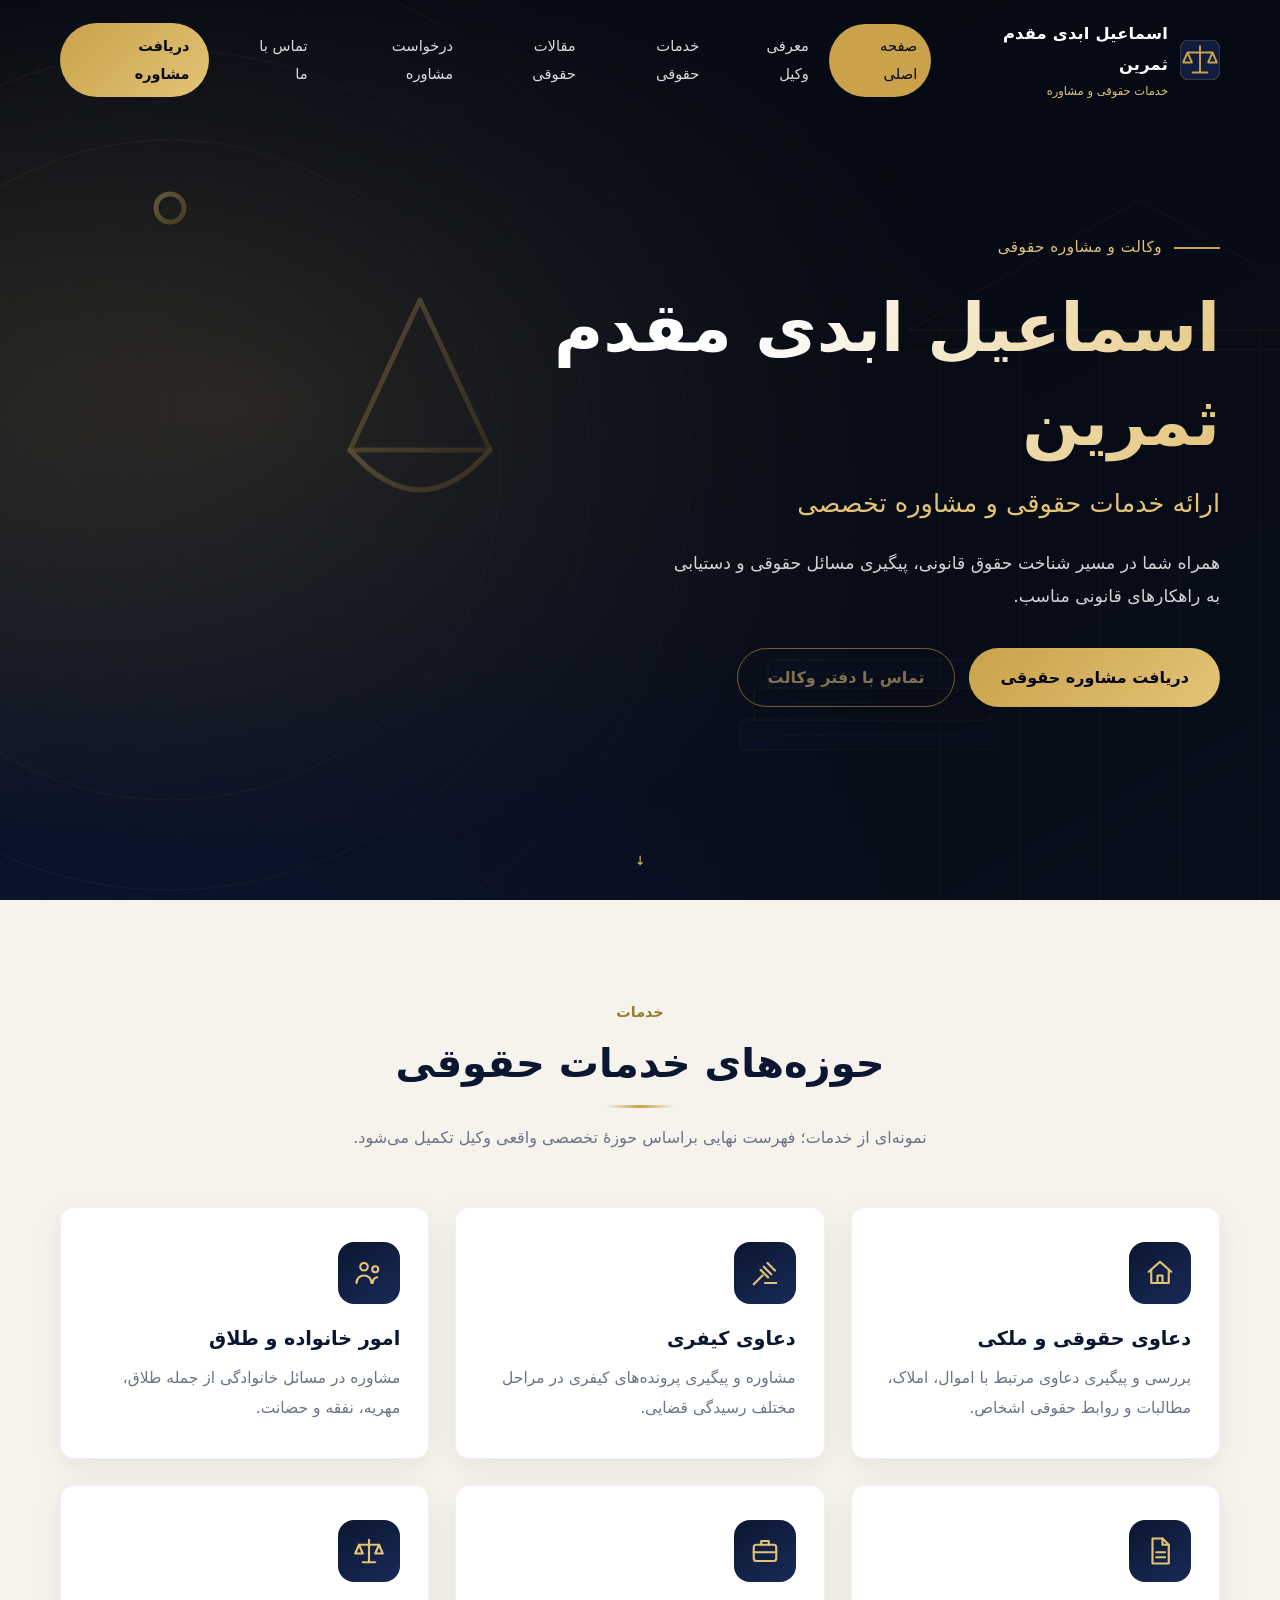
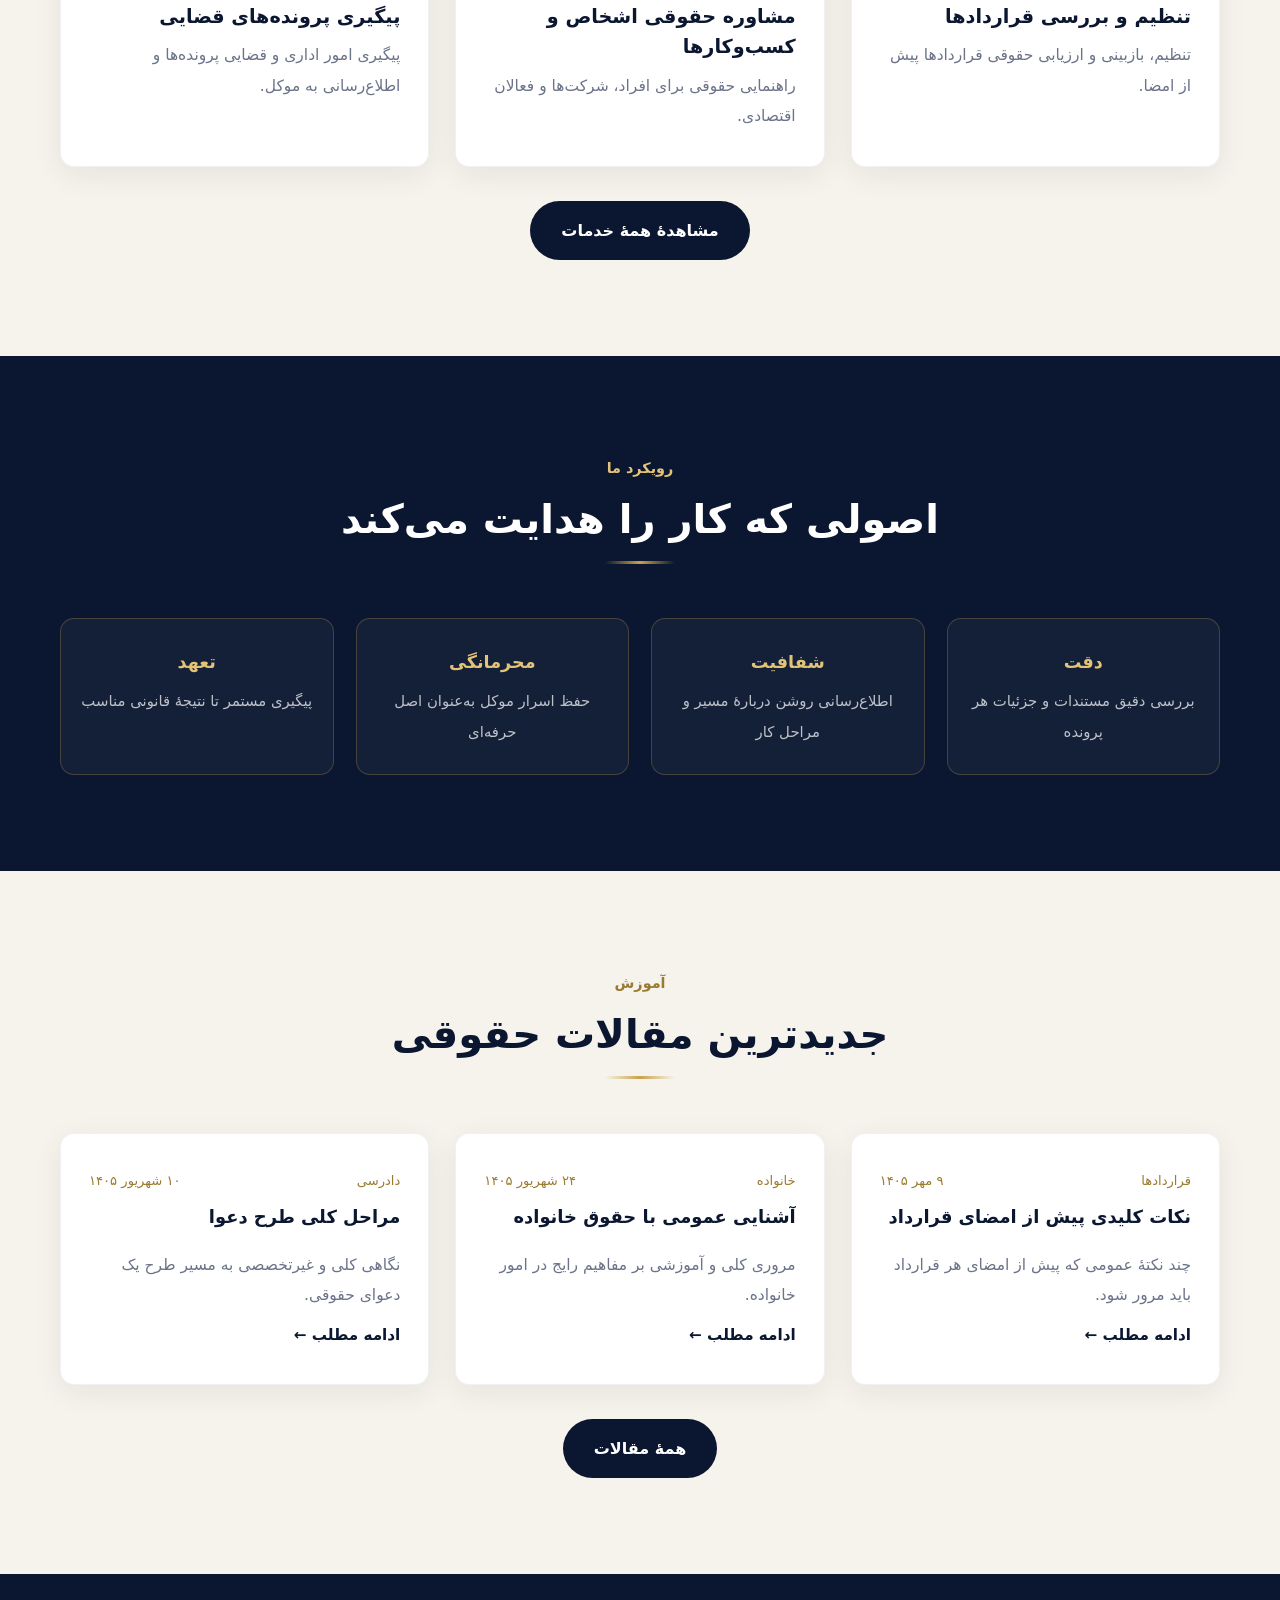
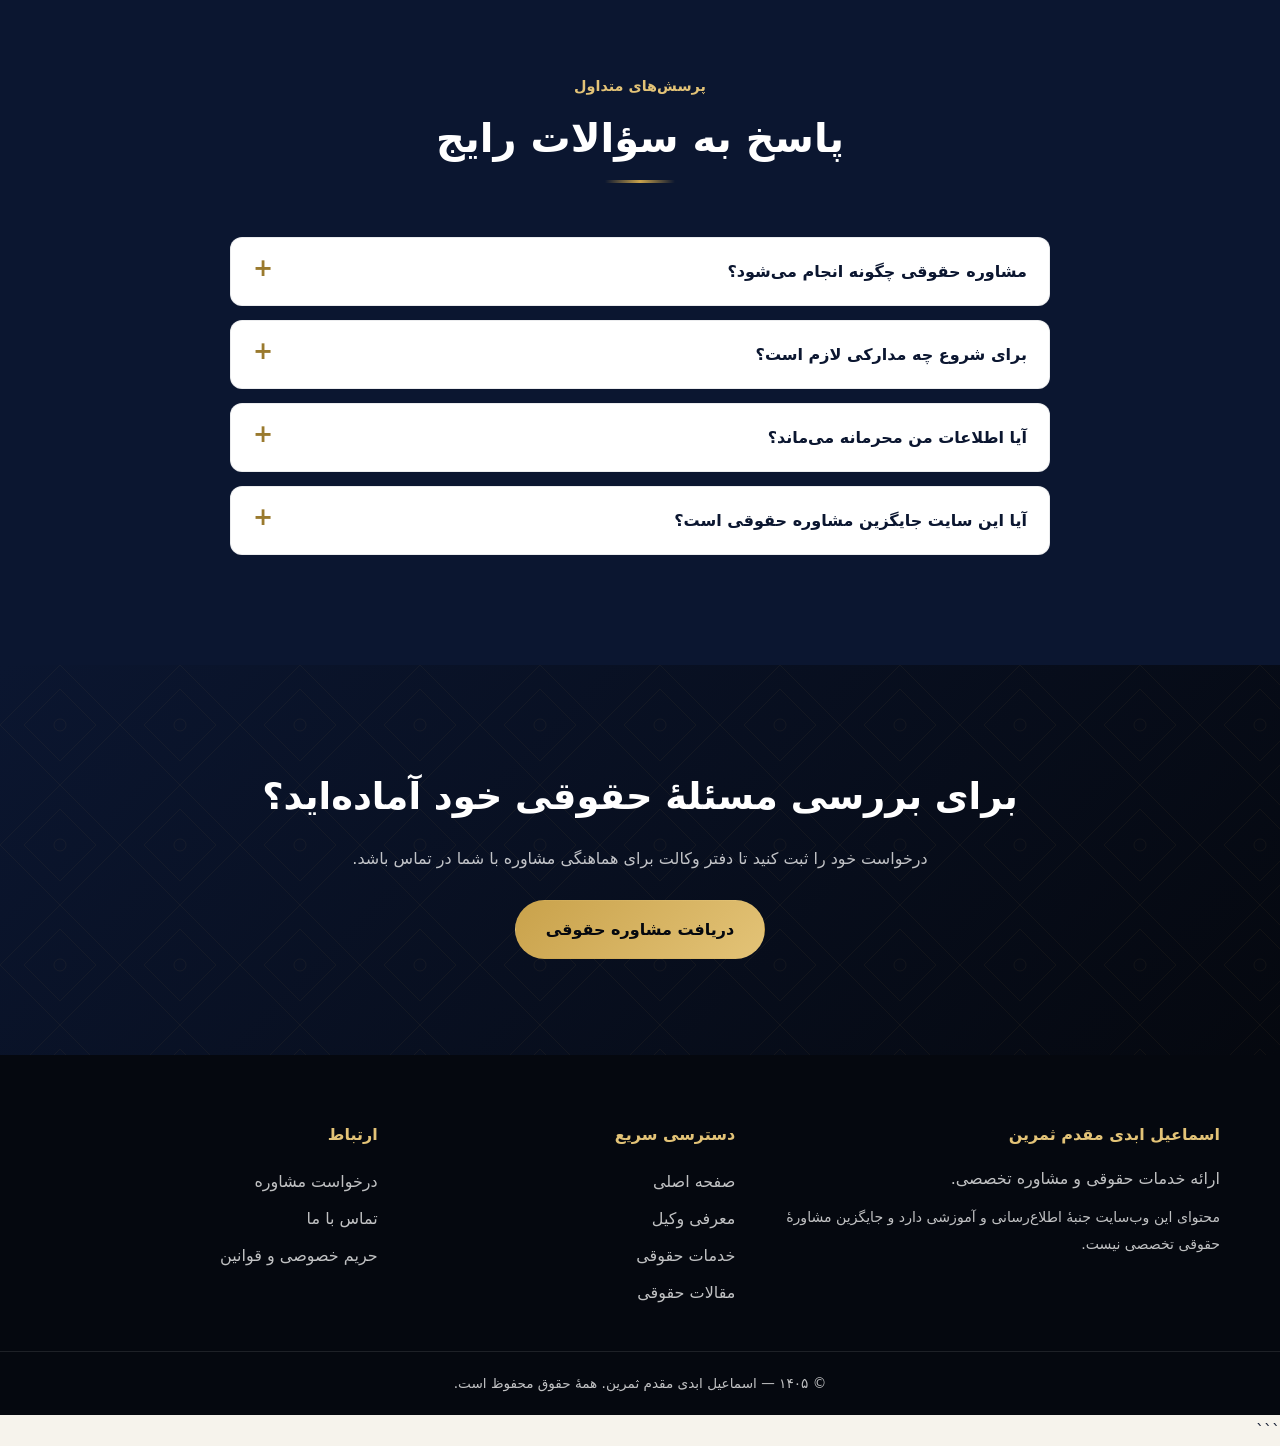
<file: index.html>
<!DOCTYPE html>
<html lang="fa" dir="rtl">
<head>
<meta charset="utf-8">
<meta name="viewport" content="width=device-width, initial-scale=1">

<title>اسماعیل ابدی مقدم ثمرین | وکیل و مشاور حقوقی</title>

<meta name="description" content="وب‌سایت رسمی اسماعیل ابدی مقدم ثمرین؛ ارائه خدمات حقوقی و مشاوره تخصصی، دعاوی، قراردادها و امور خانواده.">
<meta name="theme-color" content="#0b1630">

<meta property="og:type" content="website">
<meta property="og:locale" content="fa_IR">
<meta property="og:title" content="اسماعیل ابدی مقدم ثمرین | وکیل و مشاور حقوقی">
<meta property="og:description" content="وب‌سایت رسمی اسماعیل ابدی مقدم ثمرین؛ ارائه خدمات حقوقی و مشاوره تخصصی، دعاوی، قراردادها و امور خانواده.">

<meta http-equiv="Content-Security-Policy" content="default-src 'self'; img-src 'self' data:; style-src 'self' 'unsafe-inline'; font-src 'self'; script-src 'self'; frame-src https:; connect-src *; base-uri 'self'; form-action 'self'">

<link rel="icon" href="assets/favicon.svg" type="image/svg+xml">
<link rel="stylesheet" href="css/style.css">

<script type="application/ld+json">
{
  "@context": "https://schema.org",
  "@type": "LegalService",
  "name": "اسماعیل ابدی مقدم ثمرین",
  "description": "وب‌سایت رسمی اسماعیل ابدی مقدم ثمرین؛ ارائه خدمات حقوقی و مشاوره تخصصی، دعاوی، قراردادها و امور خانواده.",
  "inLanguage": "fa-IR"
}
</script>
</head>

<body>

<a class="skip" href="#main">پرش به محتوای اصلی</a>

<header class="site-header">
  <div class="container nav">

    <a class="brand" href="index.html" aria-label="اسماعیل ابدی مقدم ثمرین - صفحه اصلی">
      <svg viewBox="0 0 64 64" aria-hidden="true">
        <rect width="64" height="64" rx="14" fill="#101d3f" stroke="#c9a24b" stroke-opacity=".6"/>
        <g fill="none" stroke="#c9a24b" stroke-width="3" stroke-linecap="round" stroke-linejoin="round">
          <path d="M32 10v40M20 52h24M12 20h40M12 20l-7 16h14zM52 20l-7 16h14z"/>
        </g>
      </svg>
      <span>
        <b data-site="name">اسماعیل ابدی مقدم ثمرین</b>
        <small>خدمات حقوقی و مشاوره</small>
      </span>
    </a>

    <nav aria-label="منوی اصلی">
      <div class="menu" id="menu">
        <a href="index.html" aria-current="page">صفحه اصلی</a>
        <a href="about.html">معرفی وکیل</a>
        <a href="services.html">خدمات حقوقی</a>
        <a href="articles.html">مقالات حقوقی</a>
        <a href="consult.html">درخواست مشاوره</a>
        <a href="contact.html">تماس با ما</a>
      </div>
    </nav>

    <a class="nav-cta" href="consult.html">دریافت مشاوره</a>

    <button class="burger" aria-label="باز و بسته کردن منو" aria-expanded="false" aria-controls="menu">
      <span></span><span></span><span></span>
    </button>

  </div>
</header>

<main id="main">

<section class="hero">
  <div class="hero-bg" role="img" aria-label="تصویر نمادین ترازوی عدالت و ستون‌های دادگاه"></div>

  <div class="container">
    <div class="hero-box">
      <div class="eyebrow">وکالت و مشاوره حقوقی</div>
      <h1 data-site="name">اسماعیل ابدی مقدم ثمرین</h1>
      <h2 data-site="tagline">ارائه خدمات حقوقی و مشاوره تخصصی</h2>
      <p data-site="intro">همراه شما در مسیر شناخت حقوق قانونی، پیگیری مسائل حقوقی و دستیابی به راهکارهای قانونی مناسب.</p>

      <div class="hero-actions">
        <a class="btn btn-gold" href="consult.html">دریافت مشاوره حقوقی</a>
        <a class="btn btn-ghost" href="contact.html" data-action="call">تماس با دفتر وکالت</a>
      </div>
    </div>
  </div>

  <div class="scroll-hint" aria-hidden="true">↓</div>
</section>

<section>
  <div class="container">
    <div class="sec-head reveal">
      <span class="kicker">خدمات</span>
      <h2>حوزه‌های خدمات حقوقی</h2>
      <div class="bar"></div>
      <p>نمونه‌ای از خدمات؛ فهرست نهایی براساس حوزهٔ تخصصی واقعی وکیل تکمیل می‌شود.</p>
    </div>

    <div class="grid grid-3" id="services-list"></div>
    <p style="text-align:center;margin-top:34px">
      <a class="btn btn-navy" href="services.html">مشاهدهٔ همهٔ خدمات</a>
    </p>
  </div>
</section>

<section class="dark">
  <div class="container">
    <div class="sec-head reveal">
      <span class="kicker">رویکرد ما</span>
      <h2>اصولی که کار را هدایت می‌کند</h2>
      <div class="bar"></div>
    </div>

    <div class="values reveal">
      <div class="value"><b>دقت</b><span>بررسی دقیق مستندات و جزئیات هر پرونده</span></div>
      <div class="value"><b>شفافیت</b><span>اطلاع‌رسانی روشن دربارهٔ مسیر و مراحل کار</span></div>
      <div class="value"><b>محرمانگی</b><span>حفظ اسرار موکل به‌عنوان اصل حرفه‌ای</span></div>
      <div class="value"><b>تعهد</b><span>پیگیری مستمر تا نتیجهٔ قانونی مناسب</span></div>
    </div>
  </div>
</section>

<section>
  <div class="container">
    <div class="sec-head reveal">
      <span class="kicker">آموزش</span>
      <h2>جدیدترین مقالات حقوقی</h2>
      <div class="bar"></div>
    </div>

    <div class="grid grid-3" id="articles-list" data-limit="3"></div>
    <p style="text-align:center;margin-top:34px">
      <a class="btn btn-navy" href="articles.html">همهٔ مقالات</a>
    </p>
  </div>
</section>

<section class="dark">
  <div class="container">
    <div class="sec-head reveal">
      <span class="kicker">پرسش‌های متداول</span>
      <h2>پاسخ به سؤالات رایج</h2>
      <div class="bar"></div>
    </div>

    <div class="faq" id="faq-list"></div>
  </div>
</section>

<section class="cta">
  <div class="container reveal">
    <h2>برای بررسی مسئلهٔ حقوقی خود آماده‌اید؟</h2>
    <p>درخواست خود را ثبت کنید تا دفتر وکالت برای هماهنگی مشاوره با شما در تماس باشد.</p>
    <a class="btn btn-gold" href="consult.html">دریافت مشاوره حقوقی</a>
  </div>
</section>

</main>

<footer class="site-footer">
  <div class="container foot-grid">

    <div>
      <h4>اسماعیل ابدی مقدم ثمرین</h4>
      <p>ارائه خدمات حقوقی و مشاوره تخصصی.</p>
      <p class="foot-note">محتوای این وب‌سایت جنبهٔ اطلاع‌رسانی و آموزشی دارد و جایگزین مشاورهٔ حقوقی تخصصی نیست.</p>
    </div>

    <div>
      <h4>دسترسی سریع</h4>
      <ul>
        <li><a href="index.html">صفحه اصلی</a></li>
        <li><a href="about.html">معرفی وکیل</a></li>
        <li><a href="services.html">خدمات حقوقی</a></li>
        <li><a href="articles.html">مقالات حقوقی</a></li>
      </ul>
    </div>

    <div>
      <h4>ارتباط</h4>
      <ul>
        <li><a href="consult.html">درخواست مشاوره</a></li>
        <li><a href="contact.html">تماس با ما</a></li>
        <li><a href="privacy.html">حریم خصوصی و قوانین</a></li>
      </ul>
    </div>

  </div>

  <div class="copy">
    © <span data-year></span> — اسماعیل ابدی مقدم ثمرین. همهٔ حقوق محفوظ است.
  </div>
</footer>

<script src="js/config.js"></script>
<script src="js/main.js"></script>

</body>
</html>
```
</file>
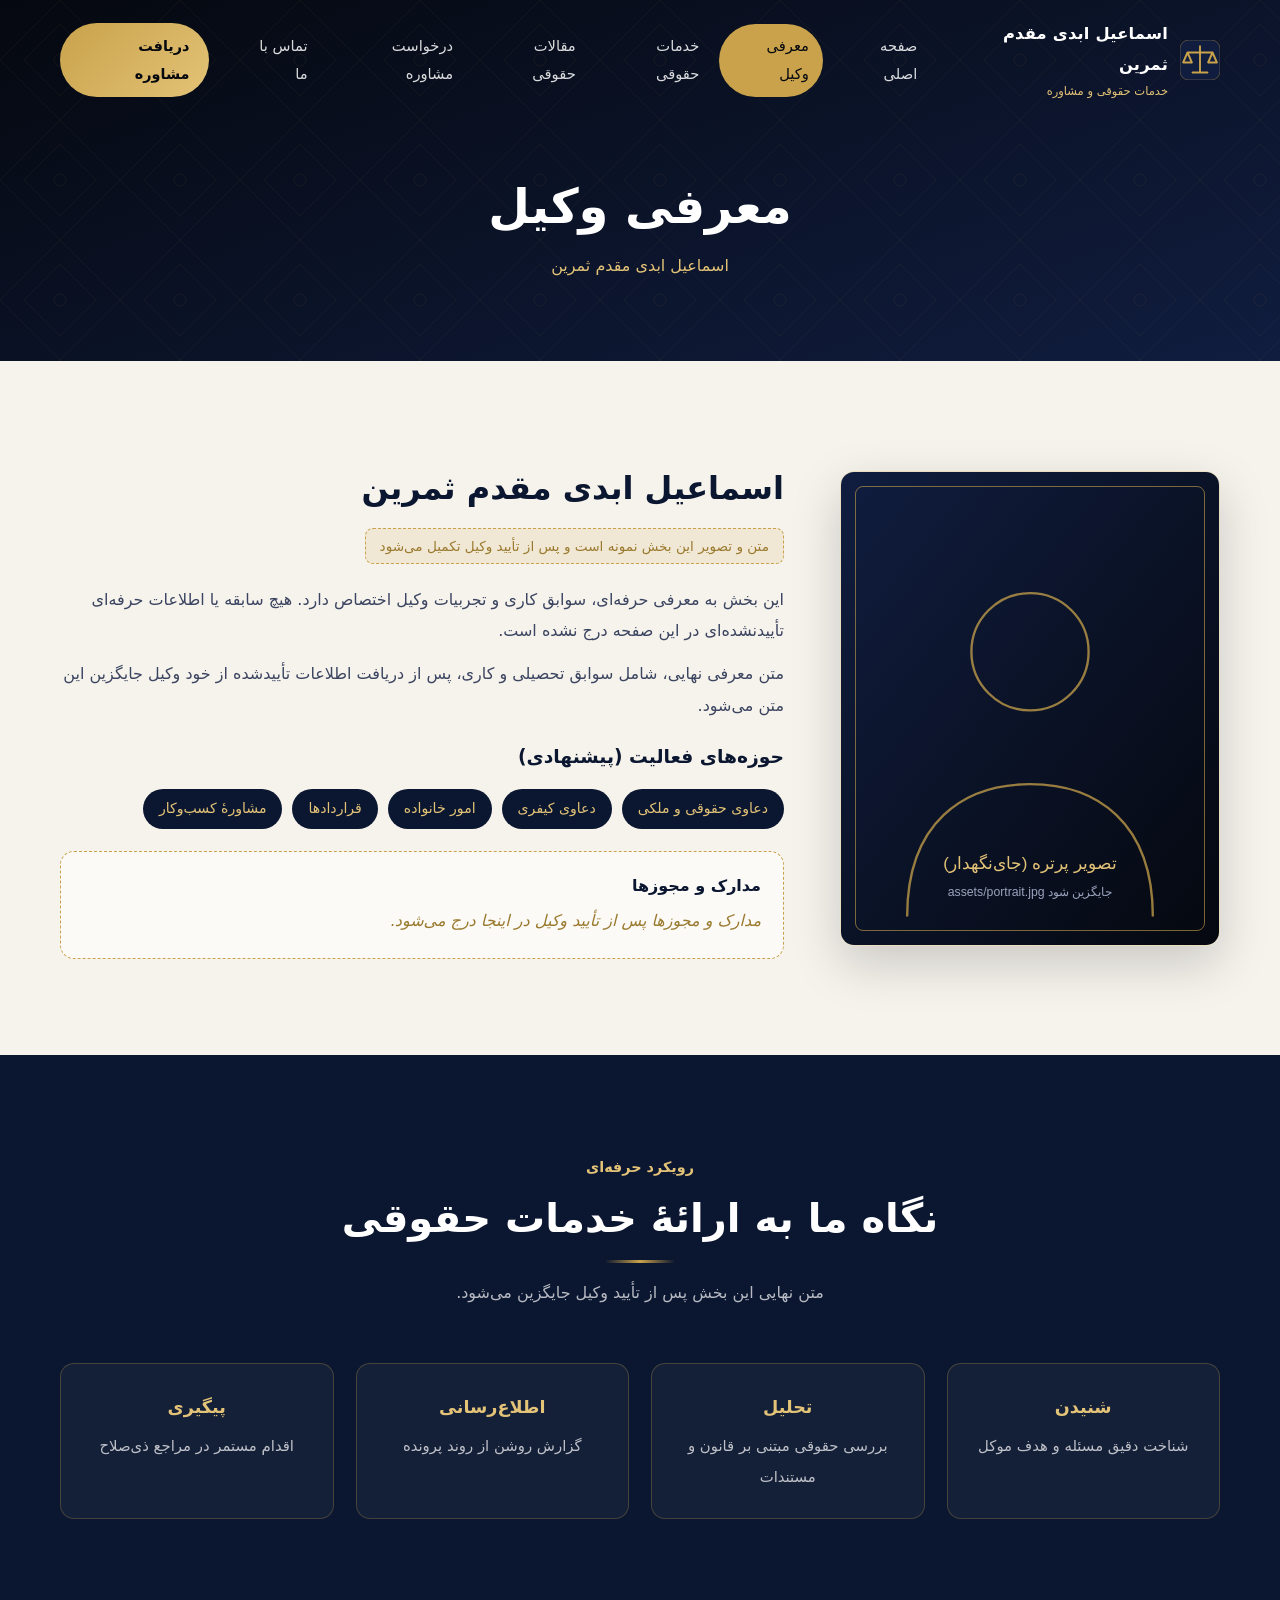
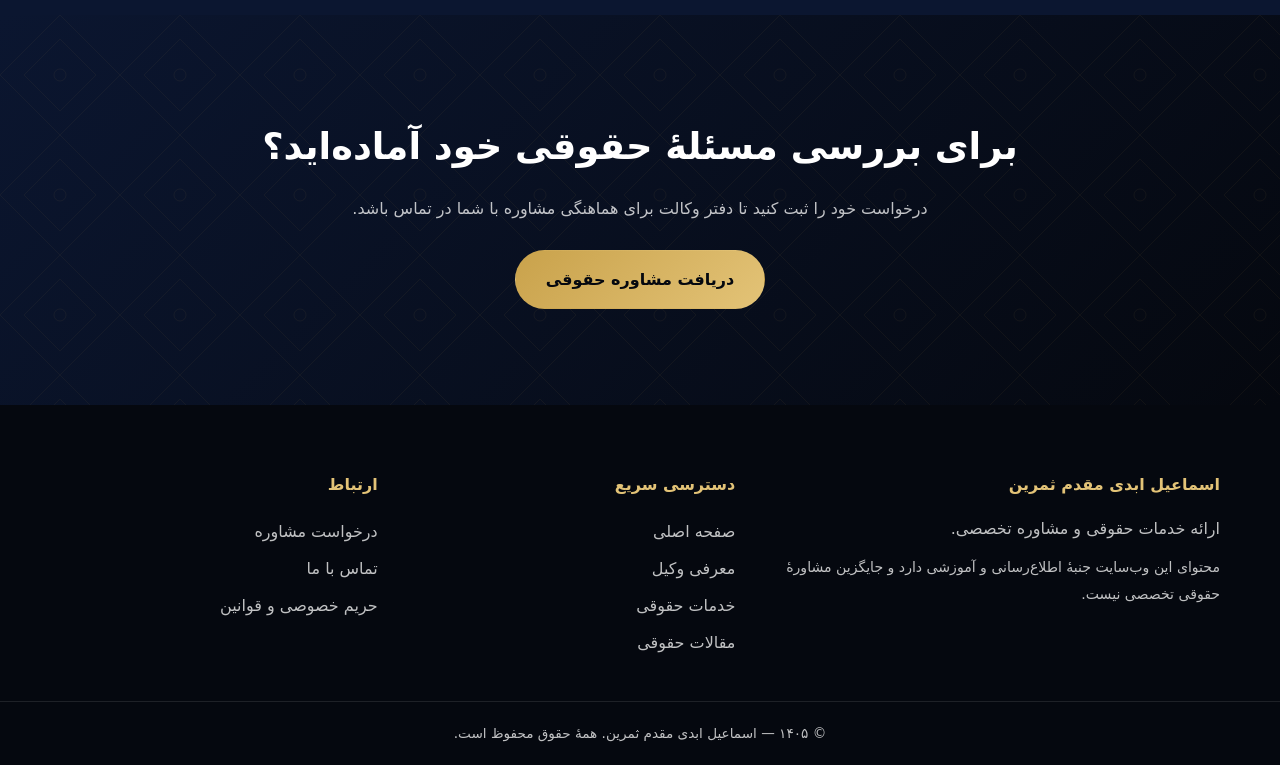
<file: about.html>
<!DOCTYPE html>
<html lang="fa" dir="rtl">
<head>
<meta charset="utf-8">
<meta name="viewport" content="width=device-width, initial-scale=1">
<title>معرفی اسماعیل ابدی مقدم ثمرین | وکیل</title>
<meta name="description" content="معرفی حرفه‌ای اسماعیل ابدی مقدم ثمرین، حوزه‌های فعالیت و رویکرد ارائهٔ خدمات حقوقی.">
<meta name="theme-color" content="#0b1630">
<meta property="og:type" content="website">
<meta property="og:locale" content="fa_IR">
<meta property="og:title" content="معرفی اسماعیل ابدی مقدم ثمرین | وکیل">
<meta property="og:description" content="معرفی حرفه‌ای اسماعیل ابدی مقدم ثمرین، حوزه‌های فعالیت و رویکرد ارائهٔ خدمات حقوقی.">

<meta http-equiv="Content-Security-Policy" content="default-src 'self'; img-src 'self' data:; style-src 'self' 'unsafe-inline'; font-src 'self'; script-src 'self'; frame-src https:; connect-src *; base-uri 'self'; form-action 'self'">

<link rel="icon" href="assets/favicon.svg" type="image/svg+xml">
<link rel="stylesheet" href="css/style.css">

<script type="application/ld+json">
{
  "@context": "https://schema.org",
  "@type": "LegalService",
  "name": "اسماعیل ابدی مقدم ثمرین",
  "description": "معرفی حرفه‌ای اسماعیل ابدی مقدم ثمرین، حوزه‌های فعالیت و رویکرد ارائهٔ خدمات حقوقی.",
  "inLanguage": "fa-IR"
}
</script>
</head>

<body>
<a class="skip" href="#main">پرش به محتوای اصلی</a>

<header class="site-header">
  <div class="container nav">
    <a class="brand" href="index.html" aria-label="اسماعیل ابدی مقدم ثمرین - صفحه اصلی">
      <svg viewBox="0 0 64 64" aria-hidden="true">
        <rect width="64" height="64" rx="14" fill="#101d3f" stroke="#c9a24b" stroke-opacity=".6"/>
        <g fill="none" stroke="#c9a24b" stroke-width="3" stroke-linecap="round" stroke-linejoin="round">
          <path d="M32 10v40M20 52h24M12 20h40M12 20l-7 16h14zM52 20l-7 16h14z"/>
        </g>
      </svg>
      <span>
        <b data-site="name">اسماعیل ابدی مقدم ثمرین</b>
        <small>خدمات حقوقی و مشاوره</small>
      </span>
    </a>

    <nav aria-label="منوی اصلی">
      <div class="menu" id="menu">
        <a href="index.html">صفحه اصلی</a>
        <a href="about.html" aria-current="page">معرفی وکیل</a>
        <a href="services.html">خدمات حقوقی</a>
        <a href="articles.html">مقالات حقوقی</a>
        <a href="consult.html">درخواست مشاوره</a>
        <a href="contact.html">تماس با ما</a>
      </div>
    </nav>

    <a class="nav-cta" href="consult.html">دریافت مشاوره</a>

    <button class="burger" aria-label="باز و بسته کردن منو" aria-expanded="false" aria-controls="menu">
      <span></span>
      <span></span>
      <span></span>
    </button>
  </div>
</header>

<main id="main">
  <section class="page-hero">
    <div class="container">
      <h1>معرفی وکیل</h1>
      <p>اسماعیل ابدی مقدم ثمرین</p>
    </div>
  </section>

  <section>
    <div class="container about-grid">
      <div class="portrait reveal">
        <img src="assets/portrait-placeholder.svg" alt="جای‌نگهدار تصویر پرتره اسماعیل ابدی مقدم ثمرین" width="400" height="500" loading="lazy">
      </div>

      <div class="about-text reveal">
        <h2>اسماعیل ابدی مقدم ثمرین</h2>
        <span class="note">متن و تصویر این بخش نمونه است و پس از تأیید وکیل تکمیل می‌شود</span>

        <p>این بخش به معرفی حرفه‌ای، سوابق کاری و تجربیات وکیل اختصاص دارد. هیچ سابقه یا اطلاعات حرفه‌ای تأییدنشده‌ای در این صفحه درج نشده است.</p>

        <p>متن معرفی نهایی، شامل سوابق تحصیلی و کاری، پس از دریافت اطلاعات تأییدشده از خود وکیل جایگزین این متن می‌شود.</p>

        <h3 style="color:var(--navy);margin-top:18px">حوزه‌های فعالیت (پیشنهادی)</h3>

        <div class="tags">
          <span>دعاوی حقوقی و ملکی</span>
          <span>دعاوی کیفری</span>
          <span>امور خانواده</span>
          <span>قراردادها</span>
          <span>مشاورهٔ کسب‌وکار</span>
        </div>

        <div class="cred-box">
          <h4>مدارک و مجوزها</h4>
          <ul id="cred-list"></ul>
        </div>
      </div>
    </div>
  </section>

  <section class="dark">
    <div class="container">
      <div class="sec-head reveal">
        <span class="kicker">رویکرد حرفه‌ای</span>
        <h2>نگاه ما به ارائهٔ خدمات حقوقی</h2>
        <div class="bar"></div>
        <p>متن نهایی این بخش پس از تأیید وکیل جایگزین می‌شود.</p>
      </div>

      <div class="values reveal">
        <div class="value">
          <b>شنیدن</b>
          <span>شناخت دقیق مسئله و هدف موکل</span>
        </div>

        <div class="value">
          <b>تحلیل</b>
          <span>بررسی حقوقی مبتنی بر قانون و مستندات</span>
        </div>

        <div class="value">
          <b>اطلاع‌رسانی</b>
          <span>گزارش روشن از روند پرونده</span>
        </div>

        <div class="value">
          <b>پیگیری</b>
          <span>اقدام مستمر در مراجع ذی‌صلاح</span>
        </div>
      </div>
    </div>
  </section>

  <section class="cta">
    <div class="container reveal">
      <h2>برای بررسی مسئلهٔ حقوقی خود آماده‌اید؟</h2>
      <p>درخواست خود را ثبت کنید تا دفتر وکالت برای هماهنگی مشاوره با شما در تماس باشد.</p>
      <a class="btn btn-gold" href="consult.html">دریافت مشاوره حقوقی</a>
    </div>
  </section>
</main>

<footer class="site-footer">
  <div class="container foot-grid">
    <div>
      <h4>اسماعیل ابدی مقدم ثمرین</h4>
      <p>ارائه خدمات حقوقی و مشاوره تخصصی.</p>
      <p class="foot-note">
        محتوای این وب‌سایت جنبهٔ اطلاع‌رسانی و آموزشی دارد و جایگزین مشاورهٔ حقوقی تخصصی نیست.
      </p>
    </div>

    <div>
      <h4>دسترسی سریع</h4>
      <ul>
        <li><a href="index.html">صفحه اصلی</a></li>
        <li><a href="about.html">معرفی وکیل</a></li>
        <li><a href="services.html">خدمات حقوقی</a></li>
        <li><a href="articles.html">مقالات حقوقی</a></li>
      </ul>
    </div>

    <div>
      <h4>ارتباط</h4>
      <ul>
        <li><a href="consult.html">درخواست مشاوره</a></li>
        <li><a href="contact.html">تماس با ما</a></li>
        <li><a href="privacy.html">حریم خصوصی و قوانین</a></li>
      </ul>
    </div>
  </div>

  <div class="copy">
    © <span data-year></span> — اسماعیل ابدی مقدم ثمرین. همهٔ حقوق محفوظ است.
  </div>
</footer>

<script src="js/config.js"></script>
<script src="js/main.js"></script>
</body>
</html>
</file>
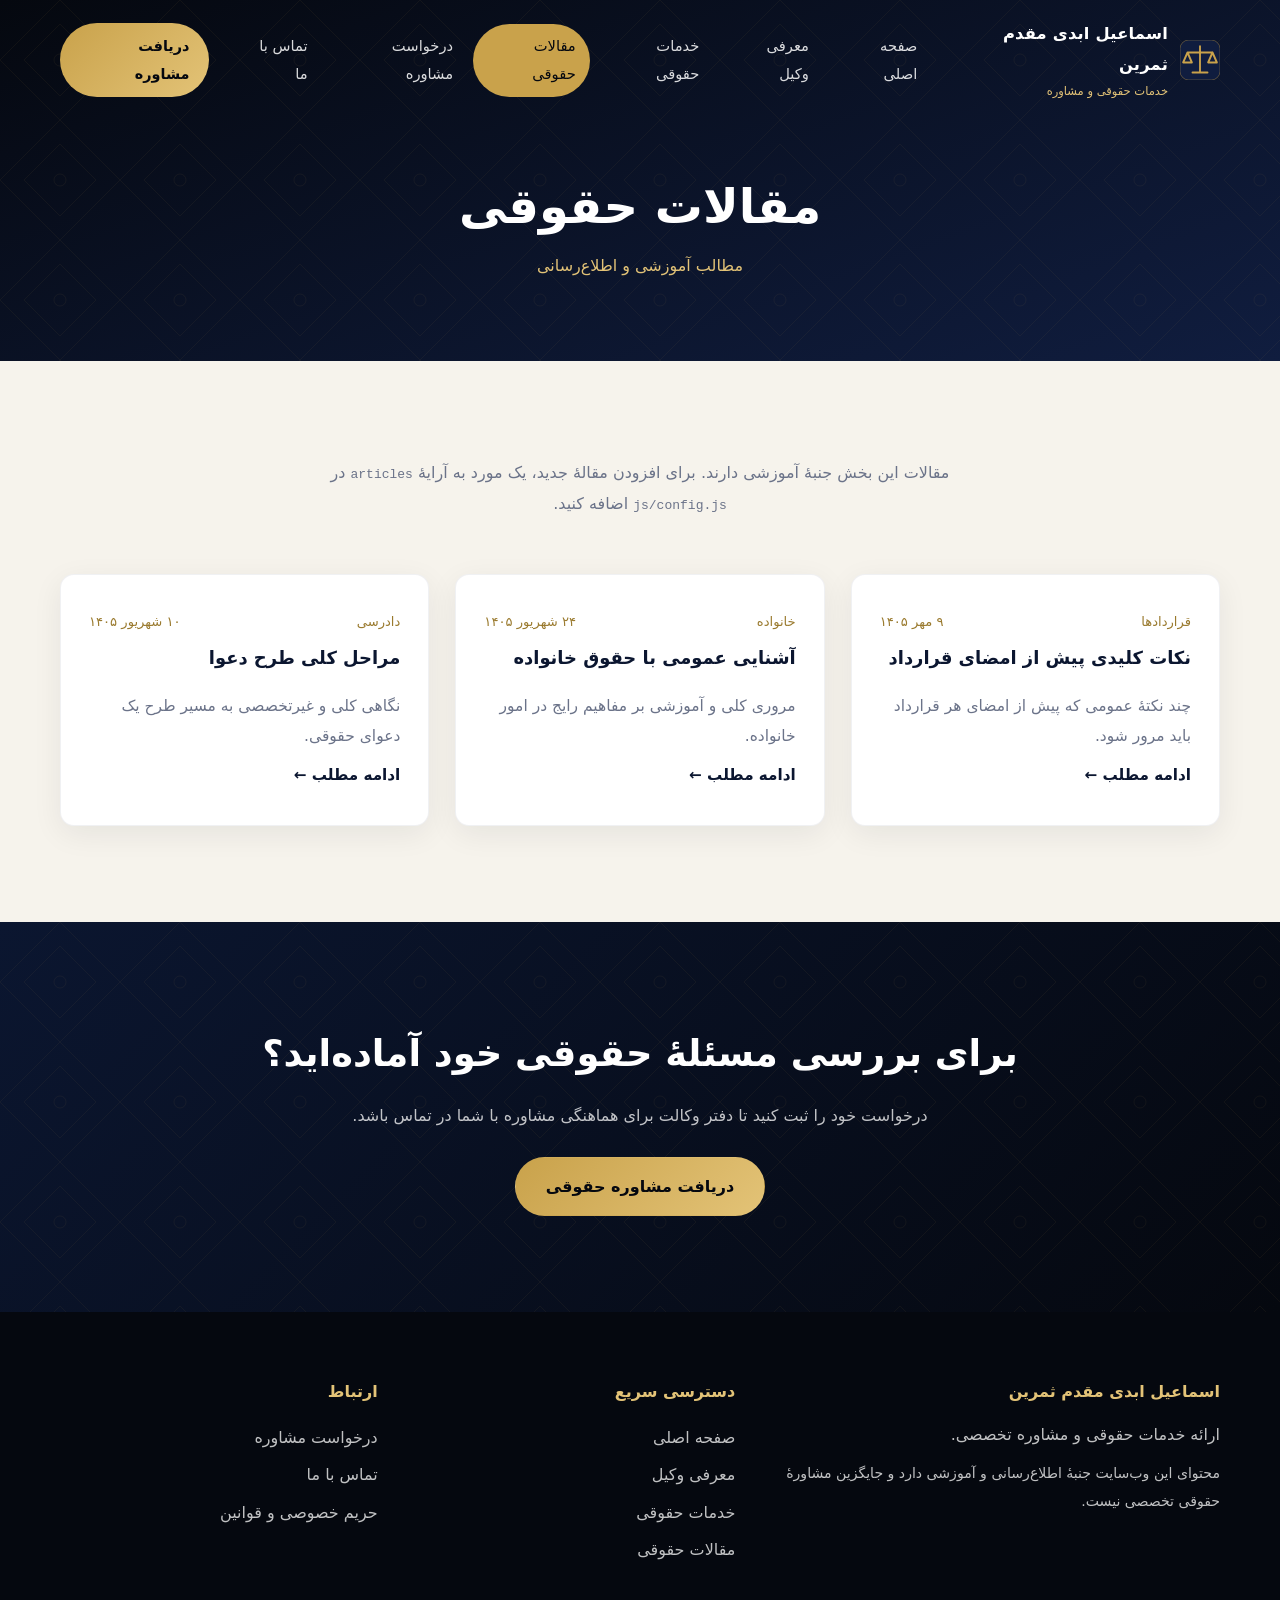
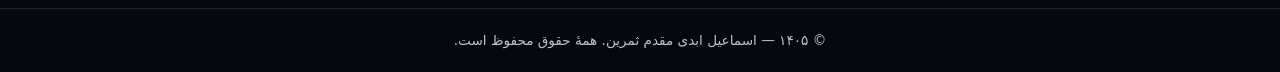
<file: articles.html>
<!DOCTYPE html>
<html lang="fa" dir="rtl">
<head>
<meta charset="utf-8">
<meta name="viewport" content="width=device-width, initial-scale=1">
<title>مقالات حقوقی | اسماعیل ابدی مقدم ثمرین</title>
<meta name="description" content="مقالات و مطالب آموزشی حقوقی دربارهٔ قراردادها، خانواده و مراحل دادرسی.">
<meta name="theme-color" content="#0b1630">
<meta property="og:type" content="website">
<meta property="og:locale" content="fa_IR">
<meta property="og:title" content="مقالات حقوقی | اسماعیل ابدی مقدم ثمرین">
<meta property="og:description" content="مقالات و مطالب آموزشی حقوقی دربارهٔ قراردادها، خانواده و مراحل دادرسی.">

<meta http-equiv="Content-Security-Policy" content="default-src 'self'; img-src 'self' data:; style-src 'self' 'unsafe-inline'; font-src 'self'; script-src 'self'; frame-src https:; connect-src *; base-uri 'self'; form-action 'self'">

<link rel="icon" href="assets/favicon.svg" type="image/svg+xml">
<link rel="stylesheet" href="css/style.css">

<script type="application/ld+json">
{
  "@context": "https://schema.org",
  "@type": "LegalService",
  "name": "اسماعیل ابدی مقدم ثمرین",
  "description": "مقالات و مطالب آموزشی حقوقی دربارهٔ قراردادها، خانواده و مراحل دادرسی.",
  "inLanguage": "fa-IR"
}
</script>
</head>

<body>
<a class="skip" href="#main">پرش به محتوای اصلی</a>

<header class="site-header">
  <div class="container nav">
    <a class="brand" href="index.html" aria-label="اسماعیل ابدی مقدم ثمرین - صفحه اصلی">
      <svg viewBox="0 0 64 64" aria-hidden="true">
        <rect width="64" height="64" rx="14" fill="#101d3f" stroke="#c9a24b" stroke-opacity=".6"/>
        <g fill="none" stroke="#c9a24b" stroke-width="3" stroke-linecap="round" stroke-linejoin="round">
          <path d="M32 10v40M20 52h24M12 20h40M12 20l-7 16h14zM52 20l-7 16h14z"/>
        </g>
      </svg>
      <span>
        <b data-site="name">اسماعیل ابدی مقدم ثمرین</b>
        <small>خدمات حقوقی و مشاوره</small>
      </span>
    </a>

    <nav aria-label="منوی اصلی">
      <div class="menu" id="menu">
        <a href="index.html">صفحه اصلی</a>
        <a href="about.html">معرفی وکیل</a>
        <a href="services.html">خدمات حقوقی</a>
        <a href="articles.html" aria-current="page">مقالات حقوقی</a>
        <a href="consult.html">درخواست مشاوره</a>
        <a href="contact.html">تماس با ما</a>
      </div>
    </nav>

    <a class="nav-cta" href="consult.html">دریافت مشاوره</a>

    <button class="burger" aria-label="باز و بسته کردن منو" aria-expanded="false" aria-controls="menu">
      <span></span>
      <span></span>
      <span></span>
    </button>
  </div>
</header>

<main id="main">
  <section class="page-hero">
    <div class="container">
      <h1>مقالات حقوقی</h1>
      <p>مطالب آموزشی و اطلاع‌رسانی</p>
    </div>
  </section>

  <section>
    <div class="container">
      <div class="sec-head reveal" id="articles-title">
        <p>
          مقالات این بخش جنبهٔ آموزشی دارند. برای افزودن مقالهٔ جدید،
          یک مورد به آرایهٔ <code dir="ltr">articles</code> در
          <code dir="ltr">js/config.js</code> اضافه کنید.
        </p>
      </div>

      <div class="grid grid-3" id="articles-list"></div>

      <article class="article-view" id="article-view" style="display:none"></article>
    </div>
  </section>

  <section class="cta">
    <div class="container reveal">
      <h2>برای بررسی مسئلهٔ حقوقی خود آماده‌اید؟</h2>
      <p>درخواست خود را ثبت کنید تا دفتر وکالت برای هماهنگی مشاوره با شما در تماس باشد.</p>
      <a class="btn btn-gold" href="consult.html">دریافت مشاوره حقوقی</a>
    </div>
  </section>
</main>

<footer class="site-footer">
  <div class="container foot-grid">
    <div>
      <h4>اسماعیل ابدی مقدم ثمرین</h4>
      <p>ارائه خدمات حقوقی و مشاوره تخصصی.</p>
      <p class="foot-note">
        محتوای این وب‌سایت جنبهٔ اطلاع‌رسانی و آموزشی دارد و جایگزین مشاورهٔ حقوقی تخصصی نیست.
      </p>
    </div>

    <div>
      <h4>دسترسی سریع</h4>
      <ul>
        <li><a href="index.html">صفحه اصلی</a></li>
        <li><a href="about.html">معرفی وکیل</a></li>
        <li><a href="services.html">خدمات حقوقی</a></li>
        <li><a href="articles.html">مقالات حقوقی</a></li>
      </ul>
    </div>

    <div>
      <h4>ارتباط</h4>
      <ul>
        <li><a href="consult.html">درخواست مشاوره</a></li>
        <li><a href="contact.html">تماس با ما</a></li>
        <li><a href="privacy.html">حریم خصوصی و قوانین</a></li>
      </ul>
    </div>
  </div>

  <div class="copy">
    © <span data-year></span> — اسماعیل ابدی مقدم ثمرین. همهٔ حقوق محفوظ است.
  </div>
</footer>

<script src="js/config.js"></script>
<script src="js/main.js"></script>
</body>
</html>
</file>
<file: consult.html>
<!DOCTYPE html>
<html lang="fa" dir="rtl">
<head>
  <meta charset="utf-8">
  <meta name="viewport" content="width=device-width, initial-scale=1">

  <title>درخواست مشاوره حقوقی | اسماعیل ابدی مقدم ثمرین</title>
  <meta name="description" content="فرم درخواست مشاورهٔ حقوقی؛ اطلاعات اولیه را وارد کنید تا دفتر وکالت با شما هماهنگ کند.">
  <meta name="theme-color" content="#0b1630">

  <meta property="og:type" content="website">
  <meta property="og:locale" content="fa_IR">
  <meta property="og:title" content="درخواست مشاوره حقوقی | اسماعیل ابدی مقدم ثمرین">
  <meta property="og:description" content="فرم درخواست مشاورهٔ حقوقی؛ اطلاعات اولیه را وارد کنید تا دفتر وکالت با شما هماهنگ کند.">

  <meta http-equiv="Content-Security-Policy" content="default-src 'self'; img-src 'self' data:; style-src 'self' 'unsafe-inline'; font-src 'self'; script-src 'self'; frame-src https:; connect-src *; base-uri 'self'; form-action 'self'">

  <link rel="icon" href="assets/favicon.svg" type="image/svg+xml">
  <link rel="stylesheet" href="css/style.css">

  <script type="application/ld+json">
  {
    "@context": "https://schema.org",
    "@type": "LegalService",
    "name": "اسماعیل ابدی مقدم ثمرین",
    "description": "فرم درخواست مشاورهٔ حقوقی؛ اطلاعات اولیه را وارد کنید تا دفتر وکالت با شما هماهنگ کند.",
    "inLanguage": "fa-IR"
  }
  </script>
</head>

<body>

<a class="skip" href="#main">پرش به محتوای اصلی</a>

<header class="site-header">
  <div class="container nav">

    <a class="brand" href="index.html" aria-label="اسماعیل ابدی مقدم ثمرین - صفحه اصلی">
      <svg viewBox="0 0 64 64" aria-hidden="true">
        <rect width="64" height="64" rx="14" fill="#101d3f" stroke="#c9a24b" stroke-opacity=".6"/>
        <g fill="none" stroke="#c9a24b" stroke-width="3" stroke-linecap="round" stroke-linejoin="round">
          <path d="M32 10v40M20 52h24M12 20h40M12 20l-7 16h14zM52 20l-7 16h14z"/>
        </g>
      </svg>
      <span>
        <b data-site="name">اسماعیل ابدی مقدم ثمرین</b>
        <small>خدمات حقوقی و مشاوره</small>
      </span>
    </a>

    <nav aria-label="منوی اصلی">
      <div class="menu" id="menu">
        <a href="index.html">صفحه اصلی</a>
        <a href="about.html">معرفی وکیل</a>
        <a href="services.html">خدمات حقوقی</a>
        <a href="articles.html">مقالات حقوقی</a>
        <a href="consult.html" aria-current="page">درخواست مشاوره</a>
        <a href="contact.html">تماس با ما</a>
      </div>
    </nav>

    <a class="nav-cta" href="consult.html">دریافت مشاوره</a>

    <button class="burger" aria-label="باز و بسته کردن منو" aria-expanded="false" aria-controls="menu">
      <span></span>
      <span></span>
      <span></span>
    </button>

  </div>
</header>

<main id="main">

  <section class="page-hero">
    <div class="container">
      <h1>درخواست مشاوره</h1>
      <p>اطلاعات اولیه را وارد کنید</p>
    </div>
  </section>

  <section>
    <div class="container">

      <div class="form-wrap reveal">

        <div class="alert warn" id="form-notice" role="note">
          <b>توجه:</b>
          این فرم هنوز به بک‌اند یا سرویس ارسال پیام متصل نیست و درخواست شما را واقعاً ارسال نمی‌کند.
          برای اتصال، آدرس <code dir="ltr">formEndpoint</code> را در
          <code dir="ltr">js/config.js</code> تنظیم کنید.
        </div>

        <div id="form-alert" class="alert" role="alert" aria-live="polite"></div>

        <form id="consult-form" novalidate>

          <div class="field">
            <label for="f-name">نام و نام خانوادگی</label>
            <input id="f-name" name="name" type="text" autocomplete="name" required maxlength="80">
            <div class="err"></div>
          </div>

          <div class="field">
            <label for="f-phone">شماره تماس</label>
            <input
              id="f-phone"
              name="phone"
              type="tel"
              inputmode="tel"
              dir="ltr"
              style="text-align:right"
              autocomplete="tel"
              placeholder="09123456789"
              required
              maxlength="20"
            >
            <div class="err"></div>
          </div>

          <div class="field">
            <label for="f-subject">موضوع درخواست</label>
            <select id="f-subject" name="subject" required>
              <option value="">انتخاب کنید…</option>
              <option>دعاوی حقوقی و ملکی</option>
              <option>دعاوی کیفری</option>
              <option>امور خانواده و طلاق</option>
              <option>تنظیم و بررسی قراردادها</option>
              <option>مشاوره اشخاص و کسب‌وکارها</option>
              <option>پیگیری پرونده قضایی</option>
              <option>سایر</option>
            </select>
            <div class="err"></div>
          </div>

          <div class="field">
            <label for="f-msg">توضیحات اولیه</label>
            <textarea id="f-msg" name="message" rows="5" required maxlength="2000"></textarea>
            <div class="err"></div>
          </div>

          <div class="hp" aria-hidden="true">
            <label>
              وب‌سایت
              <input name="website" tabindex="-1" autocomplete="off">
            </label>
          </div>

          <div class="field">
            <label style="font-weight:400">
              <input id="f-agree" name="agree" type="checkbox" style="width:auto;margin-left:8px">
              <a href="privacy.html" style="color:var(--gold-d);text-decoration:underline">
                حریم خصوصی
              </a>
              را مطالعه کرده و می‌پذیرم.
            </label>
            <div class="err"></div>
          </div>

          <p style="font-size:.86rem;color:var(--muted);margin-bottom:18px">
            لطفاً از ارسال اطلاعات حساس مانند رمزها یا شمارهٔ کارت در این فرم خودداری کنید.
          </p>

          <button class="btn btn-gold" type="submit">ارسال درخواست</button>

        </form>
      </div>
    </div>
  </section>

</main>

<footer class="site-footer">

  <div class="container foot-grid">

    <div>
      <h4>اسماعیل ابدی مقدم ثمرین</h4>
      <p>ارائه خدمات حقوقی و مشاوره تخصصی.</p>
      <p class="foot-note">
        محتوای این وب‌سایت جنبهٔ اطلاع‌رسانی و آموزشی دارد
        و جایگزین مشاورهٔ حقوقی تخصصی نیست.
      </p>
    </div>

    <div>
      <h4>دسترسی سریع</h4>
      <ul>
        <li><a href="index.html">صفحه اصلی</a></li>
        <li><a href="about.html">معرفی وکیل</a></li>
        <li><a href="services.html">خدمات حقوقی</a></li>
        <li><a href="articles.html">مقالات حقوقی</a></li>
      </ul>
    </div>

    <div>
      <h4>ارتباط</h4>
      <ul>
        <li><a href="consult.html">درخواست مشاوره</a></li>
        <li><a href="contact.html">تماس با ما</a></li>
        <li><a href="privacy.html">حریم خصوصی و قوانین</a></li>
      </ul>
    </div>

  </div>

  <div class="copy">
    © <span data-year></span> — اسماعیل ابدی مقدم ثمرین. همهٔ حقوق محفوظ است.
  </div>

</footer>

<script src="js/config.js"></script>
<script src="js/main.js"></script>

</body>
</html>
```
</file>
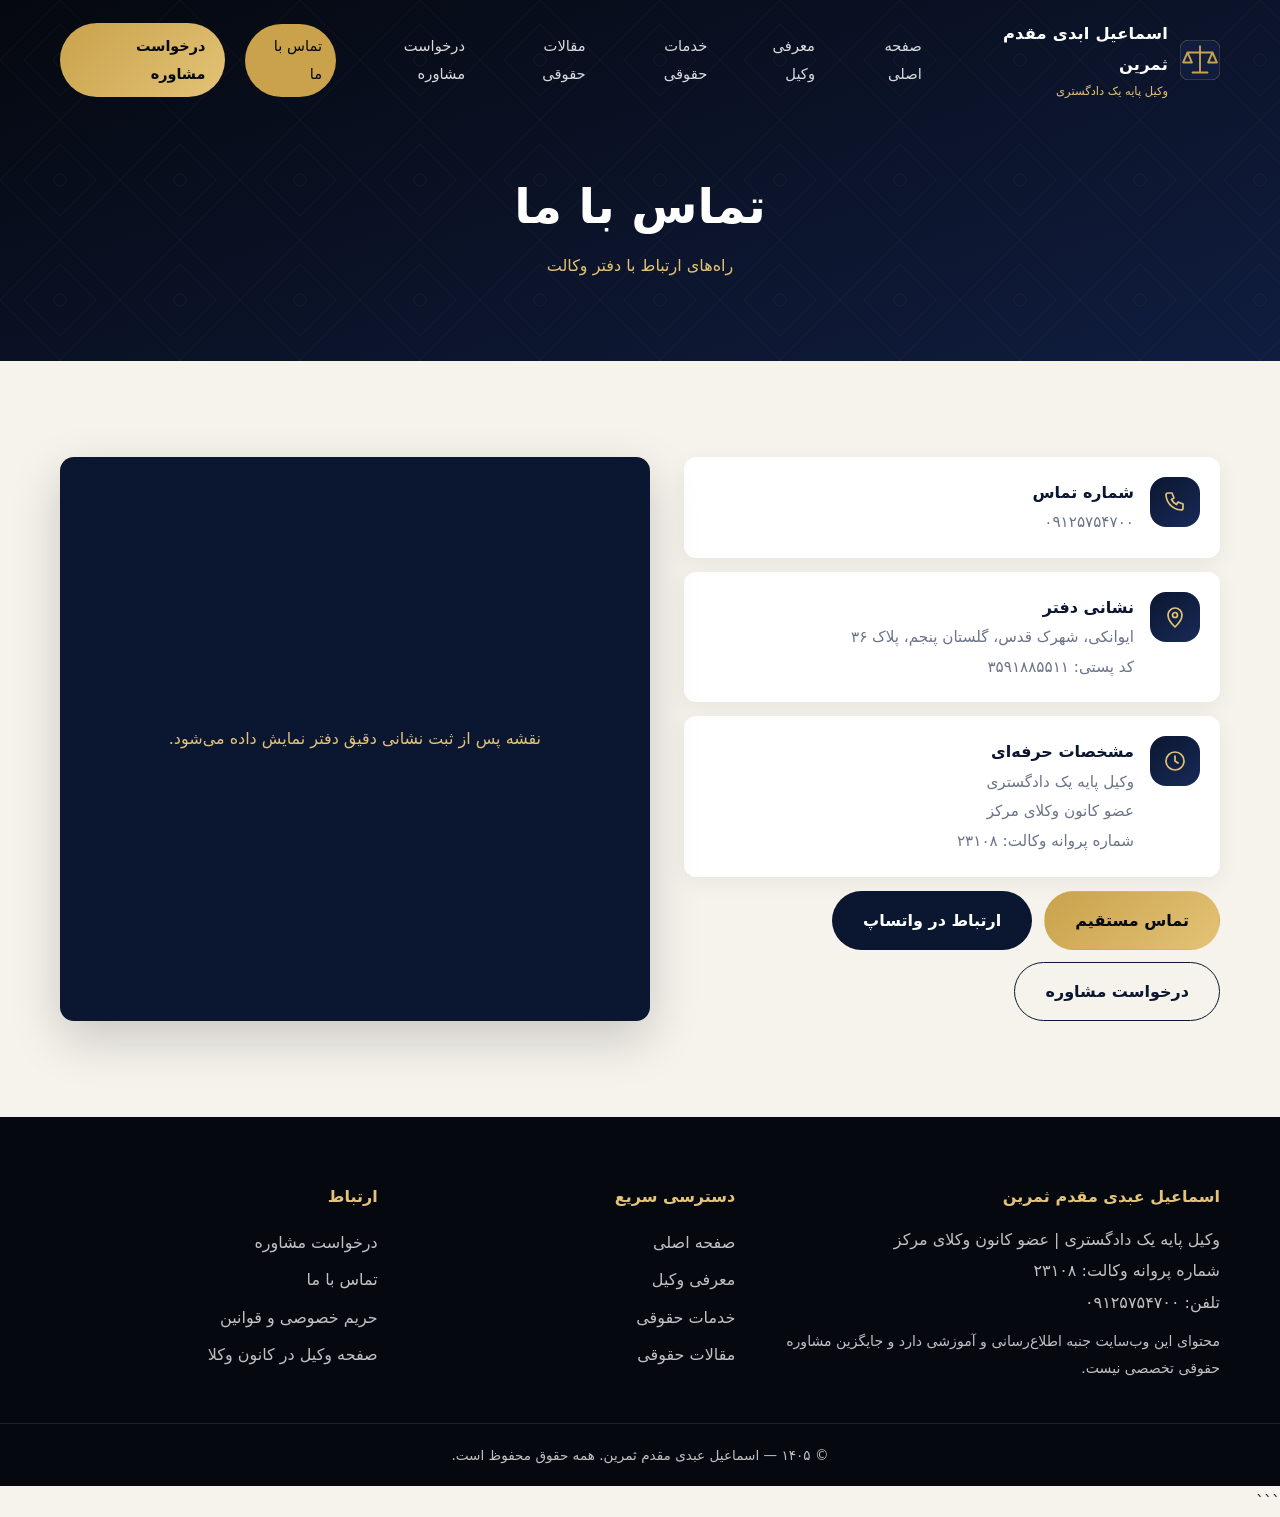
<file: contact.html>
<!DOCTYPE html>
<html lang="fa" dir="rtl">
<head>
  <meta charset="utf-8">
  <meta name="viewport" content="width=device-width, initial-scale=1">

  <title>تماس با ما | اسماعیل عبدی مقدم ثمرین</title>
  <meta name="description" content="اطلاعات تماس و نشانی دفتر اسماعیل عبدی مقدم ثمرین، وکیل پایه یک دادگستری، عضو کانون وکلای مرکز، شماره پروانه ۲۳۱۰۸.">
  <meta name="theme-color" content="#0b1630">

  <meta property="og:type" content="website">
  <meta property="og:locale" content="fa_IR">
  <meta property="og:title" content="تماس با ما | اسماعیل عبدی مقدم ثمرین">
  <meta property="og:description" content="نشانی دفتر و راه‌های ارتباط با اسماعیل عبدی مقدم ثمرین، وکیل پایه یک دادگستری.">

  <meta http-equiv="Content-Security-Policy" content="default-src 'self'; img-src 'self' data:; style-src 'self' 'unsafe-inline'; font-src 'self'; script-src 'self'; frame-src https:; connect-src *; base-uri 'self'; form-action 'self'">

  <link rel="icon" href="assets/favicon.svg" type="image/svg+xml">
  <link rel="stylesheet" href="css/style.css">

  <script type="application/ld+json">
  {
    "@context": "https://schema.org",
    "@type": "LegalService",
    "name": "اسماعیل عبدی مقدم ثمرین",
    "description": "وکیل پایه یک دادگستری، عضو کانون وکلای مرکز",
    "inLanguage": "fa-IR",
    "telephone": "+989125754700",
    "address": {
      "@type": "PostalAddress",
      "addressCountry": "IR",
      "addressLocality": "ایوانکی",
      "streetAddress": "شهرک قدس، گلستان پنجم، پلاک ۳۶",
      "postalCode": "3591885511"
    },
    "identifier": {
      "@type": "PropertyValue",
      "name": "شماره پروانه وکالت",
      "value": "23108"
    }
  }
  </script>
</head>

<body>

<a class="skip" href="#main">پرش به محتوای اصلی</a>

<header class="site-header">
  <div class="container nav">

    <a class="brand" href="index.html" aria-label="اسماعیل عبدی مقدم ثمرین - صفحه اصلی">
      <svg viewBox="0 0 64 64" aria-hidden="true">
        <rect width="64" height="64" rx="14" fill="#101d3f" stroke="#c9a24b" stroke-opacity=".6"/>
        <g fill="none" stroke="#c9a24b" stroke-width="3" stroke-linecap="round" stroke-linejoin="round">
          <path d="M32 10v40M20 52h24M12 20h40M12 20l-7 16h14zM52 20l-7 16h14z"/>
        </g>
      </svg>
      <span>
        <b data-site="name">اسماعیل عبدی مقدم ثمرین</b>
        <small>وکیل پایه یک دادگستری</small>
      </span>
    </a>

    <nav aria-label="منوی اصلی">
      <div class="menu" id="menu">
        <a href="index.html">صفحه اصلی</a>
        <a href="about.html">معرفی وکیل</a>
        <a href="services.html">خدمات حقوقی</a>
        <a href="articles.html">مقالات حقوقی</a>
        <a href="consult.html">درخواست مشاوره</a>
        <a href="contact.html" aria-current="page">تماس با ما</a>
      </div>
    </nav>

    <a class="nav-cta" href="consult.html">درخواست مشاوره</a>

    <button class="burger" aria-label="باز و بسته کردن منو" aria-expanded="false" aria-controls="menu">
      <span></span>
      <span></span>
      <span></span>
    </button>

  </div>
</header>

<main id="main">

  <section class="page-hero">
    <div class="container">
      <h1>تماس با ما</h1>
      <p>راه‌های ارتباط با دفتر وکالت</p>
    </div>
  </section>

  <section>
    <div class="container contact-grid">

      <div class="reveal">

        <div class="info-item">
          <div class="ico">
            <svg viewBox="0 0 24 24" aria-hidden="true">
              <path d="M5 3h4l2 5-2.5 1.5a11 11 0 005 5L15 12l5 2v4a2 2 0 01-2 2A16 16 0 013 5a2 2 0 012-2z"/>
            </svg>
          </div>
          <div>
                        <h4>شماره تماس</h4>
            <p>
              <a href="tel:+989125754700" dir="ltr">۰۹۱۲۵۷۵۴۷۰۰</a>
            </p>
          </div>
        </div>

        <div class="info-item">
          <div class="ico">
            <svg viewBox="0 0 24 24" aria-hidden="true">
              <path d="M12 22s7-6.5 7-12a7 7 0 10-14 0c0 5.5 7 12 7 12z"/>
              <circle cx="12" cy="10" r="2.5"/>
            </svg>
          </div>
          <div>
            <h4>نشانی دفتر</h4>
            <p>ایوانکی، شهرک قدس، گلستان پنجم، پلاک ۳۶</p>
            <p>کد پستی: ۳۵۹۱۸۸۵۵۱۱</p>
          </div>
        </div>

        <div class="info-item">
          <div class="ico">
            <svg viewBox="0 0 24 24" aria-hidden="true">
              <circle cx="12" cy="12" r="9"/>
              <path d="M12 7v5l3 2"/>
            </svg>
          </div>
          <div>
            <h4>مشخصات حرفه‌ای</h4>
            <p>وکیل پایه یک دادگستری</p>
            <p>عضو کانون وکلای مرکز</p>
            <p>شماره پروانه وکالت: ۲۳۱۰۸</p>
          </div>
        </div>

        <div class="contact-actions">
          <a class="btn btn-gold" href="tel:+989125754700">تماس مستقیم</a>

          <a class="btn btn-navy"
             href="https://wa.me/989125754700"
             target="_blank"
             rel="noopener noreferrer">ارتباط در واتساپ</a>

          <a class="btn btn-ghost"
             style="color:var(--navy);border-color:var(--navy)"
             href="consult.html">درخواست مشاوره</a>
        </div>

      </div>

      <div class="map-box reveal" id="map-box" role="region" aria-label="نشانی دفتر">
        <h3>نشانی دفتر وکالت</h3>
        <p>ایوانکی، شهرک قدس، گلستان پنجم، پلاک ۳۶</p>
        <p>کد پستی: ۳۵۹۱۸۸۵۵۱۱</p>
        <a
          href="https://www.google.com/maps/search/?api=1&query=%D8%A7%DB%8C%D9%88%D8%A7%D9%86%DA%A9%DB%8C%20%D8%B4%D9%87%D8%B1%DA%A9%20%D9%82%D8%AF%D8%B3%20%DA%AF%D9%84%D8%B3%D8%AA%D8%A7%D9%86%20%D9%BE%D9%86%D8%AC%D9%85%20%D9%BE%D9%84%D8%A7%DA%A9%2036"
          target="_blank"
          rel="noopener noreferrer">مشاهده نشانی در نقشه</a>
      </div>

    </div>
  </section>

</main>

<footer class="site-footer">

  <div class="container foot-grid">

    <div>
      <h4>اسماعیل عبدی مقدم ثمرین</h4>
      <p>وکیل پایه یک دادگستری | عضو کانون وکلای مرکز</p>
      <p>شماره پروانه وکالت: ۲۳۱۰۸</p>
      <p>تلفن: <a href="tel:+989125754700" dir="ltr">۰۹۱۲۵۷۵۴۷۰۰</a></p>
      <p class="foot-note">
        محتوای این وب‌سایت جنبه اطلاع‌رسانی و آموزشی دارد
        و جایگزین مشاوره حقوقی تخصصی نیست.
      </p>
    </div>

    <div>
      <h4>دسترسی سریع</h4>
      <ul>
        <li><a href="index.html">صفحه اصلی</a></li>
        <li><a href="about.html">معرفی وکیل</a></li>
        <li><a href="services.html">خدمات حقوقی</a></li>
        <li><a href="articles.html">مقالات حقوقی</a></li>
      </ul>
    </div>

    <div>
      <h4>ارتباط</h4>
      <ul>
        <li><a href="consult.html">درخواست مشاوره</a></li>
        <li><a href="contact.html">تماس با ما</a></li>
        <li><a href="privacy.html">حریم خصوصی و قوانین</a></li>
        <li>
          <a
            href="https://search.icbar.org/Lawyer/23108/%D8%A7%D8%B3%D9%85%D8%A7%D8%B9%DB%8C%D9%84_%D8%B9%D8%A8%D8%AF%DB%8C_%D9%85%D9%82%D8%AF%D9%85_%D8%AB%D9%85%D8%B1%DB%8C%D9%86"
            target="_blank"
            rel="noopener noreferrer">صفحه وکیل در کانون وکلا</a>
        </li>
      </ul>
    </div>

  </div>

  <div class="copy">
    © <span data-year></span> — اسماعیل عبدی مقدم ثمرین. همه حقوق محفوظ است.
  </div>

</footer>

<script src="js/config.js"></script>
<script src="js/main.js"></script>

</body>
</html>
```
</file>
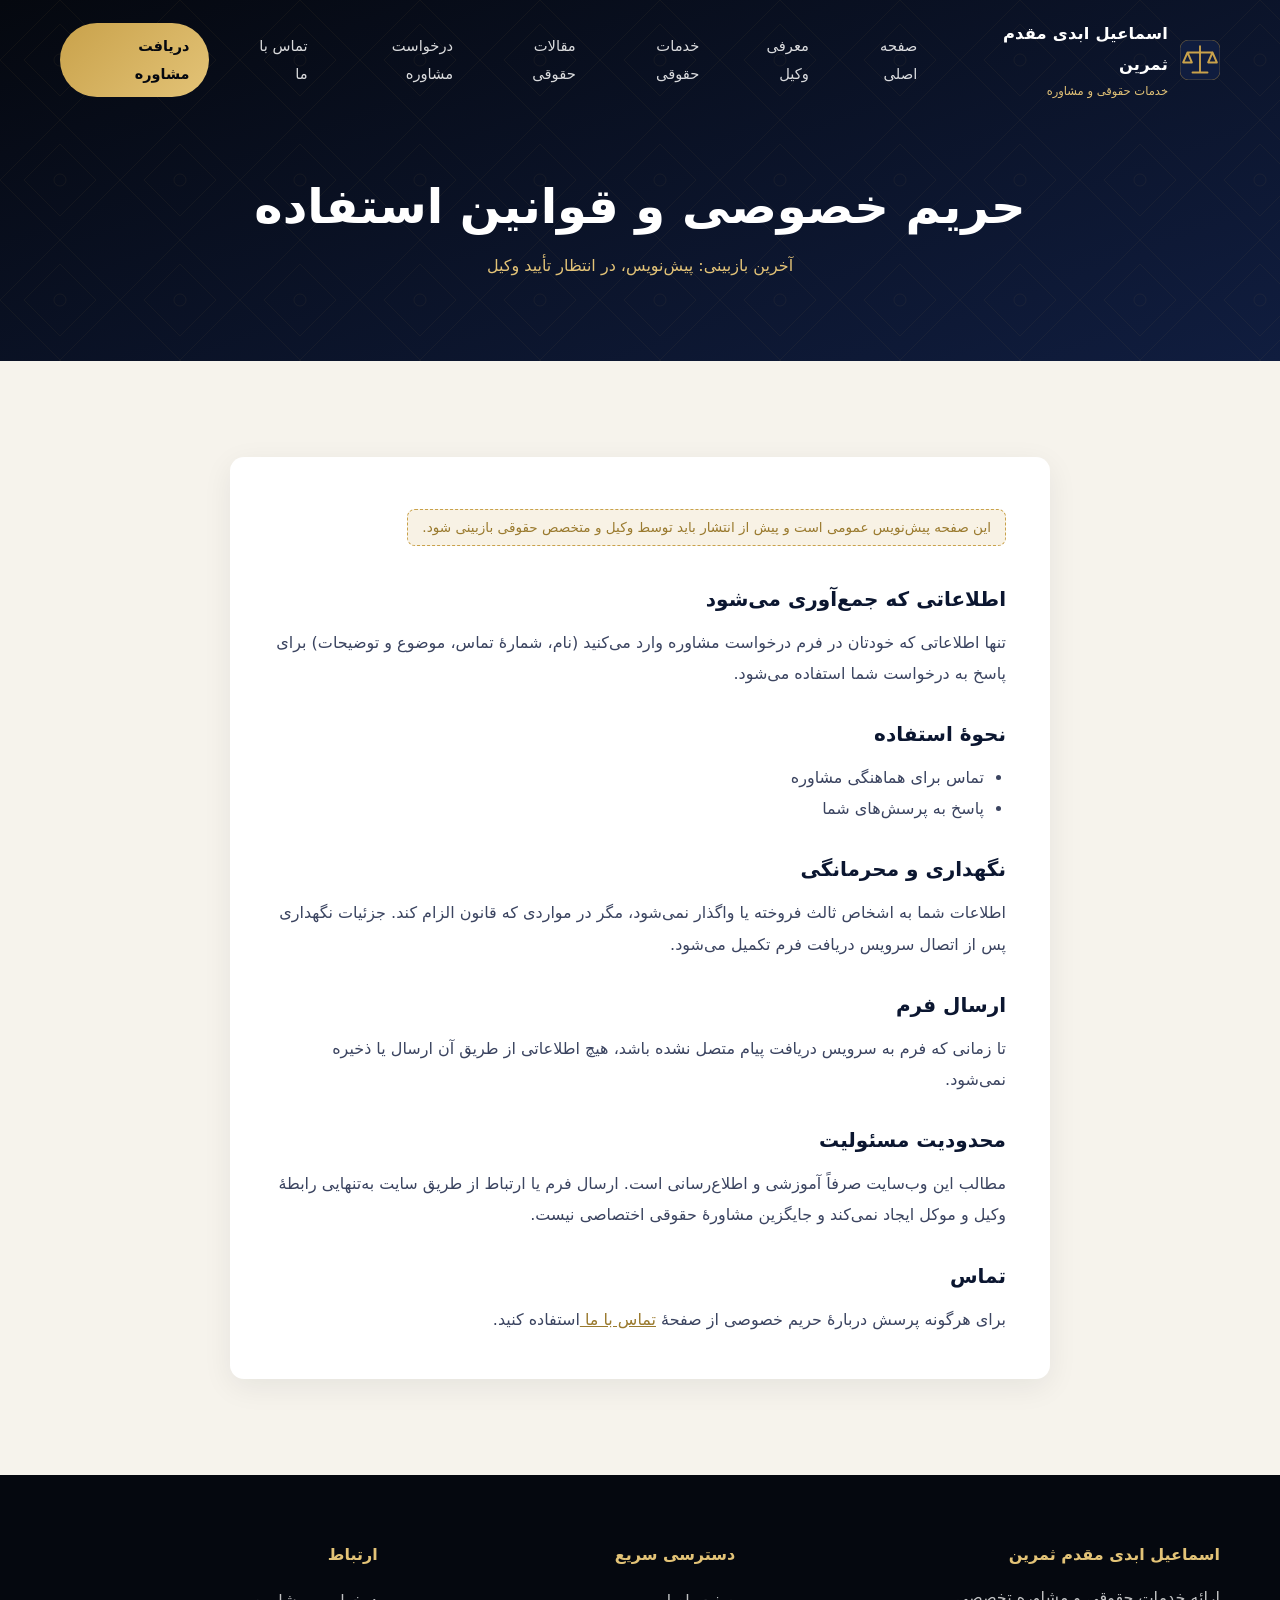
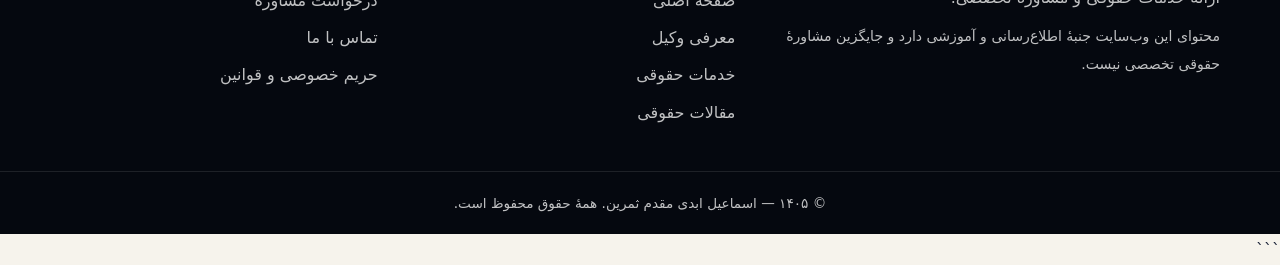
<file: privacy.html>
<!DOCTYPE html>
<html lang="fa" dir="rtl">
<head>
  <meta charset="utf-8">
  <meta name="viewport" content="width=device-width, initial-scale=1">

  <title>حریم خصوصی و قوانین | اسماعیل ابدی مقدم ثمرین</title>
  <meta name="description" content="سیاست حریم خصوصی و قوانین استفاده از وب‌سایت.">
  <meta name="theme-color" content="#0b1630">

  <meta property="og:type" content="website">
  <meta property="og:locale" content="fa_IR">
  <meta property="og:title" content="حریم خصوصی و قوانین | اسماعیل ابدی مقدم ثمرین">
  <meta property="og:description" content="سیاست حریم خصوصی و قوانین استفاده از وب‌سایت.">

  <meta http-equiv="Content-Security-Policy" content="default-src 'self'; img-src 'self' data:; style-src 'self' 'unsafe-inline'; font-src 'self'; script-src 'self'; frame-src https:; connect-src *; base-uri 'self'; form-action 'self'">

  <link rel="icon" href="assets/favicon.svg" type="image/svg+xml">
  <link rel="stylesheet" href="css/style.css">

  <script type="application/ld+json">
  {
    "@context": "https://schema.org",
    "@type": "LegalService",
    "name": "اسماعیل ابدی مقدم ثمرین",
    "description": "سیاست حریم خصوصی و قوانین استفاده از وب‌سایت.",
    "inLanguage": "fa-IR"
  }
  </script>
</head>

<body>

<a class="skip" href="#main">پرش به محتوای اصلی</a>

<header class="site-header">
  <div class="container nav">

    <a class="brand" href="index.html" aria-label="اسماعیل ابدی مقدم ثمرین - صفحه اصلی">
      <svg viewBox="0 0 64 64" aria-hidden="true">
        <rect width="64" height="64" rx="14" fill="#101d3f" stroke="#c9a24b" stroke-opacity=".6"/>
        <g fill="none" stroke="#c9a24b" stroke-width="3" stroke-linecap="round" stroke-linejoin="round">
          <path d="M32 10v40M20 52h24M12 20h40M12 20l-7 16h14zM52 20l-7 16h14z"/>
        </g>
      </svg>
      <span>
        <b data-site="name">اسماعیل ابدی مقدم ثمرین</b>
        <small>خدمات حقوقی و مشاوره</small>
      </span>
    </a>

    <nav aria-label="منوی اصلی">
      <div class="menu" id="menu">
        <a href="index.html">صفحه اصلی</a>
        <a href="about.html">معرفی وکیل</a>
        <a href="services.html">خدمات حقوقی</a>
        <a href="articles.html">مقالات حقوقی</a>
        <a href="consult.html">درخواست مشاوره</a>
        <a href="contact.html">تماس با ما</a>
      </div>
    </nav>

    <a class="nav-cta" href="consult.html">دریافت مشاوره</a>

    <button class="burger" aria-label="باز و بسته کردن منو" aria-expanded="false" aria-controls="menu">
      <span></span>
      <span></span>
      <span></span>
    </button>

  </div>
</header>

<main id="main">

  <section class="page-hero">
    <div class="container">
      <h1>حریم خصوصی و قوانین استفاده</h1>
      <p>آخرین بازبینی: پیش‌نویس، در انتظار تأیید وکیل</p>
    </div>
  </section>

  <section>
    <div class="container">
      <div class="prose reveal">

        <p>
          <span class="note">
            این صفحه پیش‌نویس عمومی است و پیش از انتشار باید توسط وکیل و متخصص حقوقی بازبینی شود.
          </span>
        </p>

        <h2>اطلاعاتی که جمع‌آوری می‌شود</h2>
        <p>
          تنها اطلاعاتی که خودتان در فرم درخواست مشاوره وارد می‌کنید
          (نام، شمارهٔ تماس، موضوع و توضیحات) برای پاسخ به درخواست شما استفاده می‌شود.
        </p>

        <h2>نحوهٔ استفاده</h2>
        <ul>
          <li>تماس برای هماهنگی مشاوره</li>
          <li>پاسخ به پرسش‌های شما</li>
        </ul>

        <h2>نگهداری و محرمانگی</h2>
        <p>
          اطلاعات شما به اشخاص ثالث فروخته یا واگذار نمی‌شود، مگر در مواردی که قانون الزام کند.
          جزئیات نگهداری پس از اتصال سرویس دریافت فرم تکمیل می‌شود.
        </p>

        <h2>ارسال فرم</h2>
        <p>
          تا زمانی که فرم به سرویس دریافت پیام متصل نشده باشد،
          هیچ اطلاعاتی از طریق آن ارسال یا ذخیره نمی‌شود.
        </p>

        <h2>محدودیت مسئولیت</h2>
        <p>
          مطالب این وب‌سایت صرفاً آموزشی و اطلاع‌رسانی است.
          ارسال فرم یا ارتباط از طریق سایت به‌تنهایی رابطهٔ وکیل و موکل ایجاد نمی‌کند
          و جایگزین مشاورهٔ حقوقی اختصاصی نیست.
        </p>

        <h2>تماس</h2>
        <p>
          برای هرگونه پرسش دربارهٔ حریم خصوصی از صفحهٔ
          <a href="contact.html" style="color:var(--gold-d);text-decoration:underline">
            تماس با ما
          </a>
          استفاده کنید.
        </p>

      </div>
    </div>
  </section>

</main>

<footer class="site-footer">

  <div class="container foot-grid">

    <div>
      <h4>اسماعیل ابدی مقدم ثمرین</h4>
      <p>ارائه خدمات حقوقی و مشاوره تخصصی.</p>
      <p class="foot-note">
        محتوای این وب‌سایت جنبهٔ اطلاع‌رسانی و آموزشی دارد
        و جایگزین مشاورهٔ حقوقی تخصصی نیست.
      </p>
    </div>

    <div>
      <h4>دسترسی سریع</h4>
      <ul>
        <li><a href="index.html">صفحه اصلی</a></li>
        <li><a href="about.html">معرفی وکیل</a></li>
        <li><a href="services.html">خدمات حقوقی</a></li>
        <li><a href="articles.html">مقالات حقوقی</a></li>
      </ul>
    </div>

    <div>
      <h4>ارتباط</h4>
      <ul>
        <li><a href="consult.html">درخواست مشاوره</a></li>
        <li><a href="contact.html">تماس با ما</a></li>
        <li><a href="privacy.html">حریم خصوصی و قوانین</a></li>
      </ul>
    </div>

  </div>

  <div class="copy">
    © <span data-year></span> — اسماعیل ابدی مقدم ثمرین. همهٔ حقوق محفوظ است.
  </div>

</footer>

<script src="js/config.js"></script>
<script src="js/main.js"></script>

</body>
</html>
```
</file>
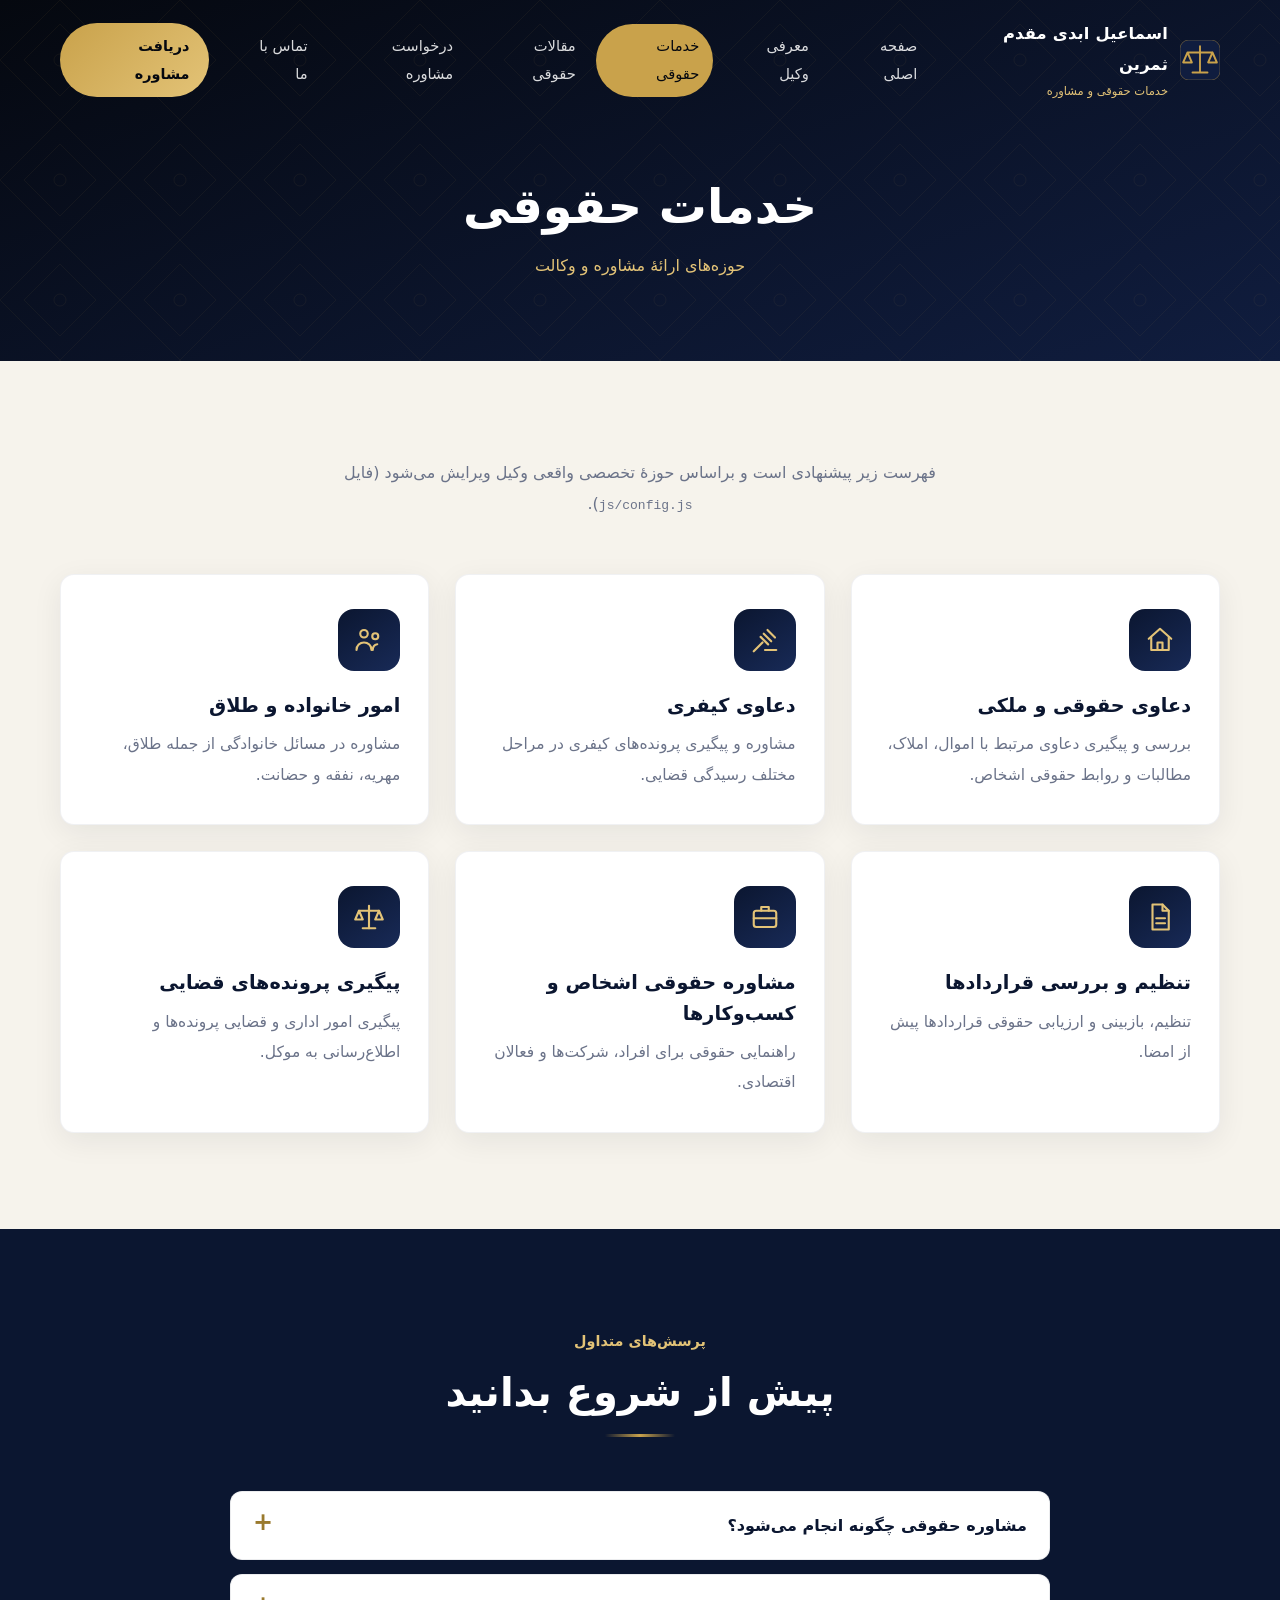
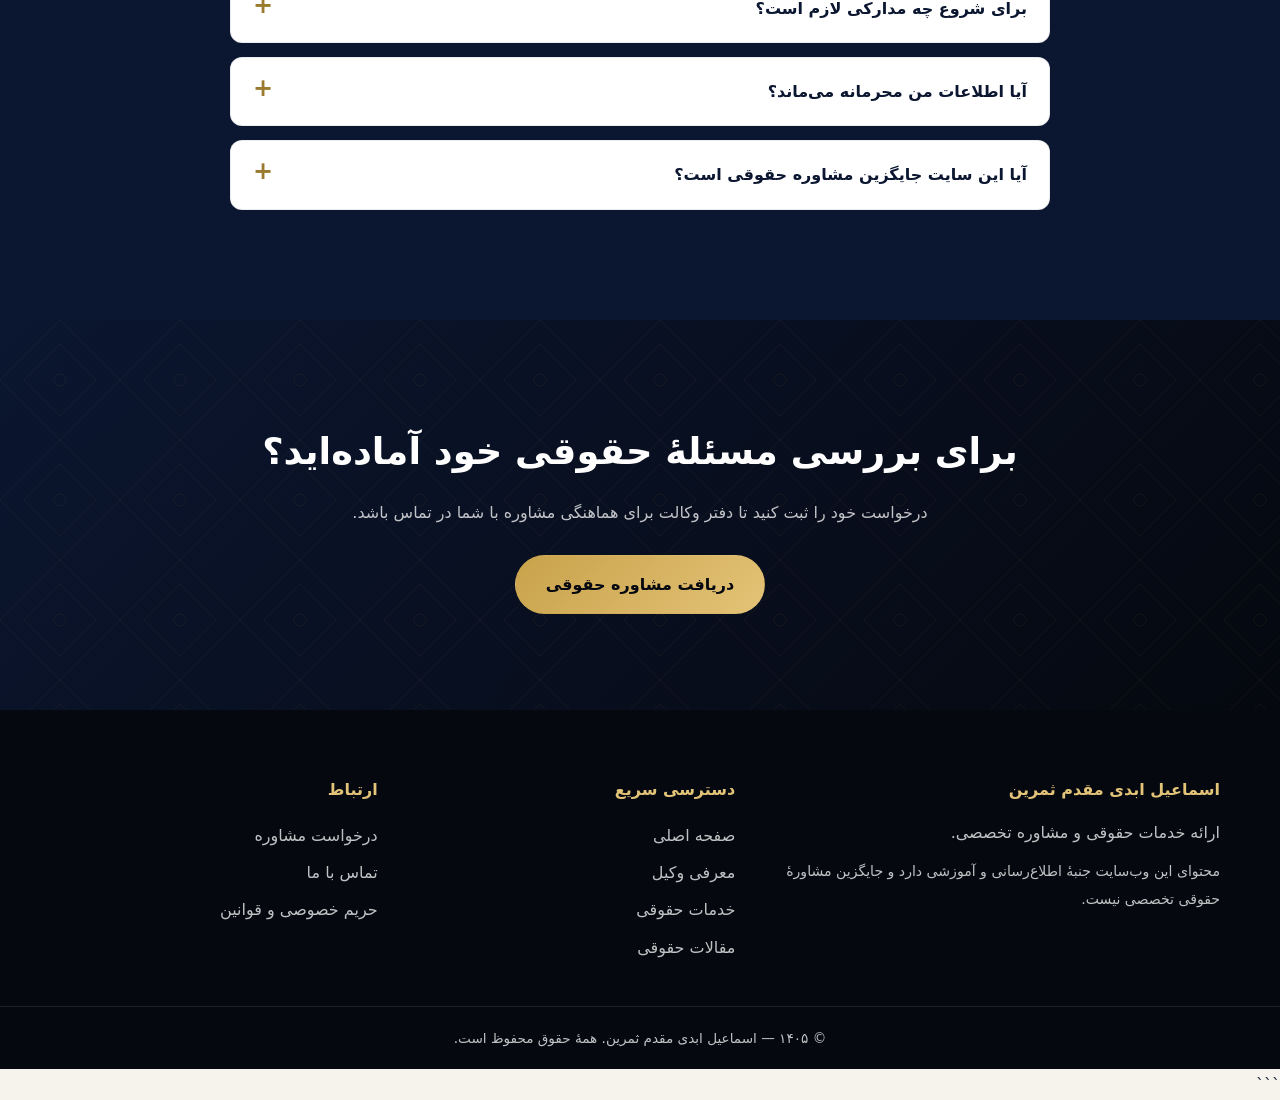
<file: services.html>
<!DOCTYPE html>
<html lang="fa" dir="rtl">
<head>
  <meta charset="utf-8">
  <meta name="viewport" content="width=device-width, initial-scale=1">

  <title>خدمات حقوقی | اسماعیل ابدی مقدم ثمرین</title>
  <meta name="description" content="خدمات حقوقی شامل دعاوی حقوقی و ملکی، کیفری، امور خانواده، قراردادها و مشاورهٔ کسب‌وکارها.">
  <meta name="theme-color" content="#0b1630">

  <meta property="og:type" content="website">
  <meta property="og:locale" content="fa_IR">
  <meta property="og:title" content="خدمات حقوقی | اسماعیل ابدی مقدم ثمرین">
  <meta property="og:description" content="خدمات حقوقی شامل دعاوی حقوقی و ملکی، کیفری، امور خانواده، قراردادها و مشاورهٔ کسب‌وکارها.">

  <meta http-equiv="Content-Security-Policy" content="default-src 'self'; img-src 'self' data:; style-src 'self' 'unsafe-inline'; font-src 'self'; script-src 'self'; frame-src https:; connect-src *; base-uri 'self'; form-action 'self'">

  <link rel="icon" href="assets/favicon.svg" type="image/svg+xml">
  <link rel="stylesheet" href="css/style.css">

  <script type="application/ld+json">
  {
    "@context": "https://schema.org",
    "@type": "LegalService",
    "name": "اسماعیل ابدی مقدم ثمرین",
    "description": "خدمات حقوقی شامل دعاوی حقوقی و ملکی، کیفری، امور خانواده، قراردادها و مشاورهٔ کسب‌وکارها.",
    "inLanguage": "fa-IR"
  }
  </script>
</head>

<body>

<a class="skip" href="#main">پرش به محتوای اصلی</a>

<header class="site-header">
  <div class="container nav">

    <a class="brand" href="index.html" aria-label="اسماعیل ابدی مقدم ثمرین - صفحه اصلی">
      <svg viewBox="0 0 64 64" aria-hidden="true">
        <rect width="64" height="64" rx="14" fill="#101d3f" stroke="#c9a24b" stroke-opacity=".6"/>
        <g fill="none" stroke="#c9a24b" stroke-width="3" stroke-linecap="round" stroke-linejoin="round">
          <path d="M32 10v40M20 52h24M12 20h40M12 20l-7 16h14zM52 20l-7 16h14z"/>
        </g>
      </svg>
      <span>
        <b data-site="name">اسماعیل ابدی مقدم ثمرین</b>
        <small>خدمات حقوقی و مشاوره</small>
      </span>
    </a>

    <nav aria-label="منوی اصلی">
      <div class="menu" id="menu">
        <a href="index.html">صفحه اصلی</a>
        <a href="about.html">معرفی وکیل</a>
        <a href="services.html" aria-current="page">خدمات حقوقی</a>
        <a href="articles.html">مقالات حقوقی</a>
        <a href="consult.html">درخواست مشاوره</a>
        <a href="contact.html">تماس با ما</a>
      </div>
    </nav>

    <a class="nav-cta" href="consult.html">دریافت مشاوره</a>

    <button class="burger" aria-label="باز و بسته کردن منو" aria-expanded="false" aria-controls="menu">
      <span></span>
      <span></span>
      <span></span>
    </button>

  </div>
</header>

<main id="main">

  <section class="page-hero">
    <div class="container">
      <h1>خدمات حقوقی</h1>
      <p>حوزه‌های ارائهٔ مشاوره و وکالت</p>
    </div>
  </section>

  <section>
    <div class="container">

      <div class="sec-head reveal">
        <p>
          فهرست زیر پیشنهادی است و براساس حوزهٔ تخصصی واقعی وکیل ویرایش می‌شود
          (فایل <code dir="ltr">js/config.js</code>).
        </p>
      </div>

      <div class="grid grid-3" id="services-list"></div>

    </div>
  </section>

  <section class="dark">
    <div class="container">

      <div class="sec-head reveal">
        <span class="kicker">پرسش‌های متداول</span>
        <h2>پیش از شروع بدانید</h2>
        <div class="bar"></div>
      </div>

      <div class="faq" id="faq-list"></div>

    </div>
  </section>

  <section class="cta">
    <div class="container reveal">
      <h2>برای بررسی مسئلهٔ حقوقی خود آماده‌اید؟</h2>
      <p>
        درخواست خود را ثبت کنید تا دفتر وکالت برای هماهنگی مشاوره با شما در تماس باشد.
      </p>
      <a class="btn btn-gold" href="consult.html">دریافت مشاوره حقوقی</a>
    </div>
  </section>

</main>

<footer class="site-footer">

  <div class="container foot-grid">

    <div>
      <h4>اسماعیل ابدی مقدم ثمرین</h4>
      <p>ارائه خدمات حقوقی و مشاوره تخصصی.</p>
      <p class="foot-note">
        محتوای این وب‌سایت جنبهٔ اطلاع‌رسانی و آموزشی دارد
        و جایگزین مشاورهٔ حقوقی تخصصی نیست.
      </p>
    </div>

    <div>
      <h4>دسترسی سریع</h4>
      <ul>
        <li><a href="index.html">صفحه اصلی</a></li>
        <li><a href="about.html">معرفی وکیل</a></li>
        <li><a href="services.html">خدمات حقوقی</a></li>
        <li><a href="articles.html">مقالات حقوقی</a></li>
      </ul>
    </div>

    <div>
      <h4>ارتباط</h4>
      <ul>
        <li><a href="consult.html">درخواست مشاوره</a></li>
        <li><a href="contact.html">تماس با ما</a></li>
        <li><a href="privacy.html">حریم خصوصی و قوانین</a></li>
      </ul>
    </div>

  </div>

  <div class="copy">
    © <span data-year></span> — اسماعیل ابدی مقدم ثمرین. همهٔ حقوق محفوظ است.
  </div>

</footer>

<script src="js/config.js"></script>
<script src="js/main.js"></script>

</body>
</html>
```
</file>
<file: css/style.css>
```css
/* ===== فونت محلی فارسی ===== */
@font-face {
  font-family: "Vazirmatn";
  src: url("../fonts/Vazirmatn.woff2") format("woff2");
  font-style: normal;
  font-weight: 100 900;
  font-display: swap;
}

body {
  font-family: "Vazirmatn", Tahoma, sans-serif;
  direction: rtl;
}
/* ===== متغیرها ===== */
:root{
  --navy:#0b1630; --navy-2:#101d3f; --navy-3:#182a57;
  --black:#05080f; --gold:#c9a24b; --gold-2:#e3c377; --gold-d:#9a7a2e;
  --white:#fff; --paper:#f6f3ec; --ink:#1a2238; --muted:#6b7389;
  --line:rgba(201,162,75,.28);
  --radius:14px; --shadow:0 18px 50px rgba(5,8,15,.18);
  --font:'Vazirmatn','Tahoma',system-ui,sans-serif;
}

*{box-sizing:border-box;margin:0;padding:0}
html{scroll-behavior:smooth}
body{font-family:var(--font);background:var(--paper);color:var(--ink);line-height:1.95;direction:rtl;text-align:right;-webkit-font-smoothing:antialiased}
img,svg{max-width:100%;display:block}
a{color:inherit;text-decoration:none}
ul{list-style:none}
.container{width:min(1160px,92%);margin-inline:auto}
:focus-visible{outline:3px solid var(--gold);outline-offset:3px;border-radius:4px}
.skip{position:absolute;top:-60px;right:10px;background:var(--gold);color:var(--black);padding:8px 16px;border-radius:8px;z-index:200}
.skip:focus{top:10px}

/* ===== هدر ===== */
.site-header{position:fixed;inset:0 0 auto 0;z-index:100;transition:.35s;padding:18px 0}
.site-header.scrolled{background:rgba(5,8,15,.92);backdrop-filter:blur(10px);padding:10px 0;box-shadow:0 6px 30px rgba(0,0,0,.35)}
.nav{display:flex;align-items:center;justify-content:space-between;gap:20px}
.brand{display:flex;align-items:center;gap:12px;color:var(--white)}
.brand svg{width:40px;height:40px;flex:none}
.brand b{font-size:1.02rem;font-weight:700;letter-spacing:.2px;line-height:1.4}
.brand small{display:block;color:var(--gold-2);font-size:.72rem;font-weight:400}
.menu{display:flex;gap:6px}
.menu a{color:rgba(255,255,255,.85);padding:8px 14px;border-radius:999px;font-size:.92rem;transition:.25s;position:relative}
.menu a:hover,.menu a[aria-current="page"]{color:var(--black);background:var(--gold)}
.nav-cta{background:linear-gradient(135deg,var(--gold),var(--gold-2));color:var(--black);padding:9px 20px;border-radius:999px;font-weight:700;font-size:.9rem;transition:.25s}
.nav-cta:hover{transform:translateY(-2px);box-shadow:0 8px 22px rgba(201,162,75,.4)}
.burger{display:none;background:none;border:1px solid var(--line);color:var(--gold-2);width:44px;height:44px;border-radius:10px;cursor:pointer}
.burger span{display:block;width:20px;height:2px;background:currentColor;margin:5px auto;transition:.3s}

/* ===== دکمه‌ها ===== */
.btn{display:inline-flex;align-items:center;justify-content:center;gap:8px;padding:13px 30px;border-radius:999px;font-family:inherit;font-size:1rem;font-weight:700;cursor:pointer;border:1.5px solid transparent;transition:.3s}
.btn-gold{background:linear-gradient(135deg,var(--gold),var(--gold-2));color:var(--black)}
.btn-gold:hover{transform:translateY(-3px);box-shadow:0 12px 28px rgba(201,162,75,.45)}
.btn-ghost{border-color:var(--gold);color:var(--gold-2);background:transparent}
.btn-ghost:hover{background:var(--gold);color:var(--black);transform:translateY(-3px)}
.btn-navy{background:var(--navy);color:var(--white)}
.btn-navy:hover{background:var(--navy-3);transform:translateY(-3px)}
.btn[disabled],.btn.disabled{opacity:.55;pointer-events:none}

/* ===== هیرو ===== */
.hero{position:relative;min-height:100vh;display:flex;align-items:center;color:var(--white);overflow:hidden;background:var(--black)}
.hero-bg{position:absolute;inset:0;background:url(../assets/hero.svg) center/cover no-repeat;opacity:.95}
.hero::after{content:"";position:absolute;inset:0;background:linear-gradient(90deg,rgba(5,8,15,.15),rgba(5,8,15,.8) 70%)}
.hero .container{position:relative;z-index:2;padding:130px 0 90px}
.hero-box{max-width:680px}
.eyebrow{color:var(--gold-2);letter-spacing:.5px;font-size:.95rem;display:flex;align-items:center;gap:12px;margin-bottom:18px}
.eyebrow::before{content:"";width:46px;height:2px;background:var(--gold)}
.hero h1{font-size:clamp(2.3rem,6vw,4.2rem);line-height:1.4;font-weight:800;background:linear-gradient(120deg,#fff 30%,var(--gold-2));-webkit-background-clip:text;background-clip:text;color:transparent}
.hero h2{font-size:clamp(1.15rem,2.4vw,1.6rem);font-weight:500;color:var(--gold-2);margin:10px 0 18px}
.hero p{color:rgba(255,255,255,.82);font-size:1.08rem;max-width:560px}
.hero-actions{display:flex;flex-wrap:wrap;gap:14px;margin-top:34px}
.scroll-hint{position:absolute;bottom:26px;left:50%;transform:translateX(-50%);z-index:2;color:var(--gold-2);font-size:.8rem;animation:bob 2.2s infinite}
@keyframes bob{50%{transform:translate(-50%,8px)}}

/* ===== بخش‌ها ===== */
section{padding:96px 0}
.sec-head{text-align:center;max-width:680px;margin:0 auto 54px}
.sec-head .kicker{color:var(--gold-d);font-weight:700;font-size:.9rem}
.sec-head h2{font-size:clamp(1.7rem,3.6vw,2.5rem);color:var(--navy);line-height:1.5;margin:6px 0 12px}
.sec-head .bar{width:70px;height:3px;background:linear-gradient(90deg,transparent,var(--gold),transparent);margin:0 auto 14px}
.sec-head p{color:var(--muted)}
.dark{background:var(--navy);color:var(--white)}
.dark .sec-head h2{color:var(--white)}
.dark .sec-head p{color:rgba(255,255,255,.7)}
.dark .sec-head .kicker{color:var(--gold-2)}

/* ===== هدر صفحات داخلی ===== */
.page-hero{background:linear-gradient(160deg,var(--black),var(--navy-2));color:var(--white);padding:170px 0 80px;text-align:center;position:relative;overflow:hidden}
.page-hero::before{content:"";position:absolute;inset:0;background:url(../assets/pattern.svg);opacity:.5}
.page-hero .container{position:relative}
.page-hero h1{font-size:clamp(1.9rem,4.5vw,3rem);line-height:1.5}
.page-hero p{color:var(--gold-2);margin-top:8px}

/* ===== کارت خدمات ===== */
.grid{display:grid;gap:26px}
.grid-3{grid-template-columns:repeat(auto-fit,minmax(290px,1fr))}
.card{background:var(--white);border-radius:var(--radius);padding:34px 28px;box-shadow:0 8px 30px rgba(11,22,48,.07);border:1px solid rgba(11,22,48,.06);transition:.35s;position:relative;overflow:hidden}
.card::before{content:"";position:absolute;top:0;right:0;height:4px;width:0;background:linear-gradient(90deg,var(--gold),var(--gold-2));transition:.45s}
.card:hover{transform:translateY(-8px);box-shadow:var(--shadow)}
.card:hover::before{width:100%}
.ico{width:62px;height:62px;border-radius:16px;background:linear-gradient(145deg,var(--navy),var(--navy-3));display:grid;place-items:center;margin-bottom:20px}
.ico svg{width:30px;height:30px;stroke:var(--gold-2);fill:none;stroke-width:1.7;stroke-linecap:round;stroke-linejoin:round}
.card h3{color:var(--navy);font-size:1.2rem;margin-bottom:8px;line-height:1.6}
.card p{color:var(--muted);font-size:.97rem}

/* ===== درباره ===== */
.about-grid{display:grid;grid-template-columns:380px 1fr;gap:56px;align-items:center}
.portrait{aspect-ratio:4/5;border-radius:var(--radius);overflow:hidden;position:relative;box-shadow:var(--shadow);border:1px solid var(--line)}
.portrait::after{content:"";position:absolute;inset:14px;border:1px solid var(--gold);border-radius:8px;opacity:.6;pointer-events:none}
.portrait svg,.portrait img{width:100%;height:100%;object-fit:cover}
.note{display:inline-block;background:rgba(201,162,75,.14);color:var(--gold-d);border:1px dashed var(--gold);padding:4px 14px;border-radius:8px;font-size:.85rem;margin-block:8px}
.about-text h2{font-size:2rem;color:var(--navy)}
.about-text p{margin:12px 0;color:#3b4460}
.tags{display:flex;flex-wrap:wrap;gap:10px;margin-top:14px}
.tags span{background:var(--navy);color:var(--gold-2);padding:6px 16px;border-radius:999px;font-size:.88rem}
.cred-box{margin-top:22px;border:1px dashed var(--gold);border-radius:var(--radius);padding:18px 22px;background:rgba(255,255,255,.6)}
.cred-box h4{color:var(--navy)}
.cred-box li{padding:4px 0;color:#3b4460}

.values{display:grid;grid-template-columns:repeat(auto-fit,minmax(220px,1fr));gap:22px}
.value{text-align:center;padding:26px 18px;border:1px solid var(--line);border-radius:var(--radius);background:rgba(255,255,255,.04)}
.value b{display:block;color:var(--gold-2);font-size:1.1rem;margin-bottom:6px}
.value span{color:rgba(255,255,255,.72);font-size:.93rem}

/* ===== سوالات متداول ===== */
.faq{max-width:820px;margin:auto}
.faq details{background:var(--white);border-radius:12px;margin-bottom:14px;border:1px solid rgba(11,22,48,.08);overflow:hidden}
.faq summary{cursor:pointer;padding:18px 22px;font-weight:700;color:var(--navy);list-style:none;display:flex;justify-content:space-between;gap:16px}
.faq summary::-webkit-details-marker{display:none}
.faq summary::after{content:"+";color:var(--gold-d);font-size:1.5rem;line-height:1;transition:.3s}
.faq details[open] summary::after{transform:rotate(45deg)}
.faq details p{padding:0 22px 20px;color:var(--muted)}

/* ===== مقالات ===== */
.art-card{display:flex;flex-direction:column;gap:10px}
.art-meta{display:flex;justify-content:space-between;font-size:.82rem;color:var(--gold-d)}
.art-card h3{font-size:1.12rem}
.link-more{color:var(--navy);font-weight:700;margin-top:auto;display:inline-flex;gap:6px;cursor:pointer;background:none;border:0;font-family:inherit;font-size:.95rem;padding:0}
.link-more:hover{color:var(--gold-d)}
.article-view{max-width:780px;margin:auto;background:var(--white);padding:44px;border-radius:var(--radius);box-shadow:var(--shadow)}
.article-view h2{color:var(--navy);margin-bottom:6px;line-height:1.6}
.article-view p{margin:14px 0;color:#2b3350}
.disclaimer{margin-top:26px;padding:14px 18px;background:rgba(201,162,75,.12);border-right:4px solid var(--gold);border-radius:8px;font-size:.9rem;color:#5a4a1c}

/* ===== فرم ===== */
.form-wrap{max-width:720px;margin:auto;background:var(--white);padding:42px;border-radius:var(--radius);box-shadow:var(--shadow);border-top:4px solid var(--gold)}
.field{margin-bottom:20px}
.field label{display:block;font-weight:700;color:var(--navy);margin-bottom:6px;font-size:.95rem}
.field input,.field select,.field textarea{width:100%;padding:13px 16px;border:1.5px solid #d5d9e4;border-radius:10px;font-family:inherit;font-size:1rem;background:#fbfbfd;transition:.25s;color:var(--ink)}
.field input:focus,.field select:focus,.field textarea:focus{outline:none;border-color:var(--gold);box-shadow:0 0 0 4px rgba(201,162,75,.18)}
.field.invalid input,.field.invalid select,.field.invalid textarea{border-color:#c0392b;background:#fff6f5}
.err{color:#c0392b;font-size:.84rem;margin-top:4px;min-height:1.2em}
.alert{padding:14px 18px;border-radius:10px;margin-bottom:20px;font-size:.95rem;display:none}
.alert.show{display:block}
.alert.ok{background:#eaf7ee;color:#1b6b3a;border:1px solid #b5e0c3}
.alert.bad{background:#fdecea;color:#9b2c20;border:1px solid #f3b9b2}
.alert.warn{background:#fff7e0;color:#7a5b0a;border:1px solid #f0dc9b}
.hp{position:absolute;left:-9999px;opacity:0;height:0;width:0}

/* ===== تماس ===== */
.contact-grid{display:grid;grid-template-columns:1fr 1.1fr;gap:34px}
.info-item{display:flex;gap:16px;padding:20px;background:var(--white);border-radius:12px;margin-bottom:14px;box-shadow:0 6px 22px rgba(11,22,48,.06)}
.info-item .ico{width:50px;height:50px;margin:0;flex:none}
.info-item .ico svg{width:24px;height:24px}
.info-item h4{color:var(--navy);font-size:1rem}
.info-item p{color:var(--muted);font-size:.95rem;word-break:break-word}
.pending{color:var(--gold-d)!important;font-style:italic}
.map-box{border-radius:var(--radius);overflow:hidden;min-height:360px;background:var(--navy);display:grid;place-items:center;color:var(--gold-2);text-align:center;padding:24px;box-shadow:var(--shadow)}
.map-box iframe{width:100%;height:100%;min-height:360px;border:0}
.contact-actions{display:flex;gap:12px;flex-wrap:wrap;margin-top:8px}

/* ===== CTA ===== */
.cta{background:linear-gradient(135deg,var(--navy),var(--black));color:var(--white);text-align:center;position:relative;overflow:hidden}
.cta::before{content:"";position:absolute;inset:0;background:url(../assets/pattern.svg);opacity:.5}
.cta .container{position:relative}
.cta h2{font-size:clamp(1.6rem,3.5vw,2.3rem);margin-bottom:10px}
.cta p{color:rgba(255,255,255,.75);margin-bottom:26px}

/* ===== متن حقوقی ===== */
.prose{max-width:820px;margin:auto;background:var(--white);padding:44px;border-radius:var(--radius);box-shadow:0 8px 30px rgba(11,22,48,.07)}
.prose h2{color:var(--navy);margin:26px 0 8px;font-size:1.25rem}
.prose h2:first-child{margin-top:0}
.prose p,.prose li{color:#3b4460}
.prose ul{list-style:disc;padding-right:22px;margin:8px 0}

/* ===== فوتر ===== */
.site-footer{background:var(--black);color:rgba(255,255,255,.75);padding:64px 0 0}
.foot-grid{display:grid;grid-template-columns:1.4fr 1fr 1fr;gap:40px;padding-bottom:40px}
.site-footer h4{color:var(--gold-2);margin-bottom:12px}
.site-footer li{padding:3px 0}
.site-footer a:hover{color:var(--gold-2)}
.foot-note{font-size:.88rem;margin-top:10px}
.copy{border-top:1px solid rgba(255,255,255,.1);padding:18px 0;text-align:center;font-size:.85rem}

/* ===== انیمیشن ظهور ===== */
.reveal{opacity:0;transform:translateY(28px);transition:opacity .8s ease,transform .8s ease}
.reveal.in{opacity:1;transform:none}
@media (prefers-reduced-motion:reduce){
  *{animation:none!important;transition:none!important}
  .reveal{opacity:1;transform:none}
  html{scroll-behavior:auto}
}

/* ===== واکنش‌گرا ===== */
@media (max-width:900px){
  .burger{display:block}
  .menu{position:fixed;inset:0 0 0 auto;width:min(320px,82vw);background:var(--black);flex-direction:column;padding:90px 24px 24px;transform:translateX(100%);transition:.4s;box-shadow:-10px 0 40px rgba(0,0,0,.5)}
  .menu.open{transform:none}
  .menu a{padding:12px 16px}
  .nav-cta{display:none}
  .about-grid,.contact-grid,.foot-grid{grid-template-columns:1fr}
  .portrait{max-width:340px;margin:auto}
  section{padding:70px 0}
  .form-wrap,.article-view,.prose{padding:26px 20px}
  .hero::after{background:linear-gradient(180deg,rgba(5,8,15,.55),rgba(5,8,15,.85))}
}
```
</file>
